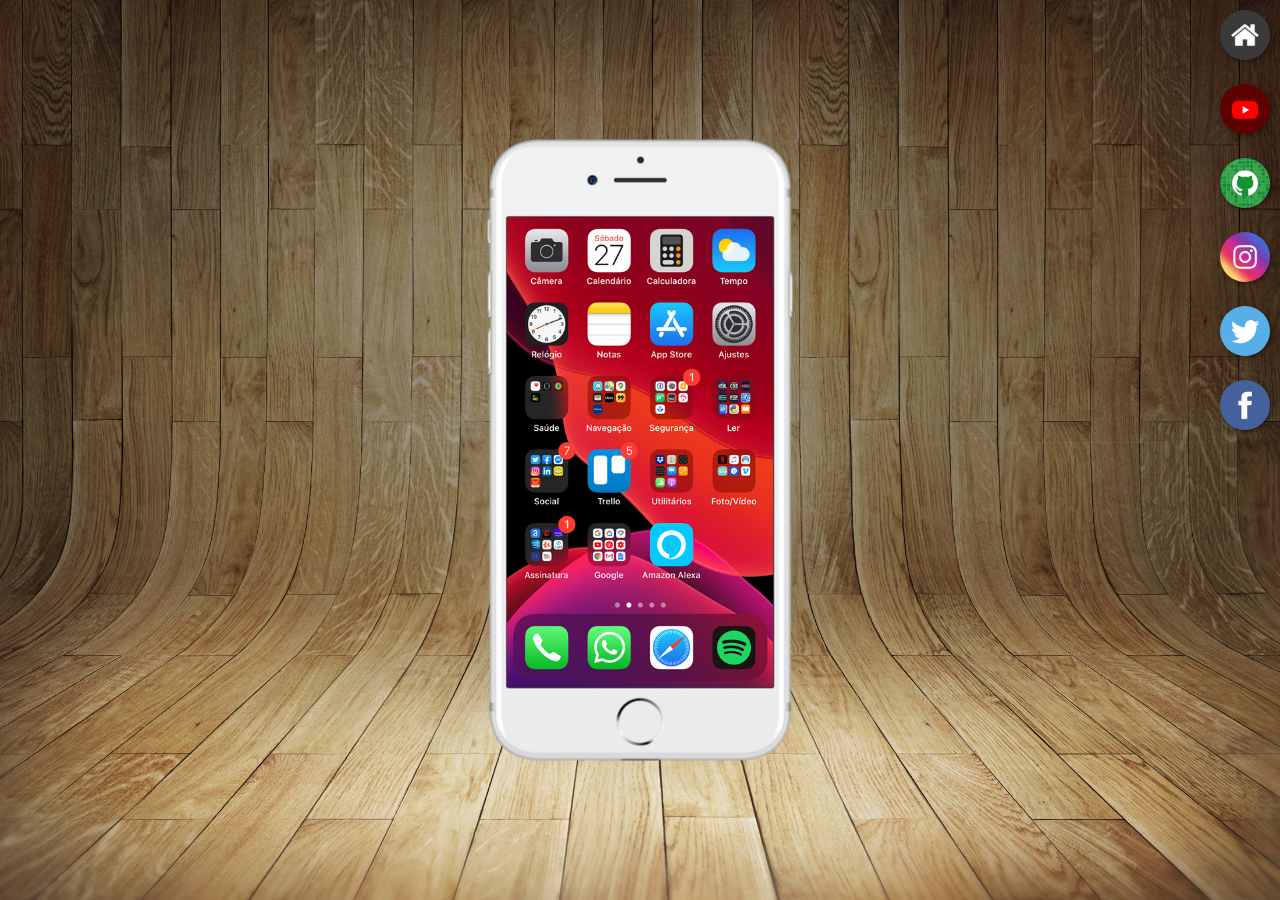
<file: index.html>
<!DOCTYPE html>
<html lang="pt-br">
<head>
    <meta charset="UTF-8">
    <meta name="viewport" content="width=device-width, initial-scale=1.0">
    <title>Projeto Social</title>
    <link rel="shortcut icon" href="favicon.ico" type="image/x-icon">
    <link rel="stylesheet" href="estilos/style.css">
</head>
<body>
    <main>
        <section id="telefone">
            <iframe src="home.html" frameborder="0" name="tela" id="tela">
                Seu navegador não é compatível com isso.
            </iframe>
        </section>
        <section id="redes-sociais">
            <a href="home.html" target="tela"><img src="imagens/logo-home.jpg" alt="Pagina Principal"></a><br>
            <a href="youtube.html" target="tela"><img src="imagens/logo-youtube.jpg" alt=""></a><br>
            <a href="guithub.html" target="tela"><img src="imagens/logo-github.jpg" alt=""></a><br>
            <a href="instagram.html" target="tela"><img src="imagens/logo-instagram.jpg" alt=""></a><br>
            <a href="twitter.html" target="tela"><img src="imagens/logo-twitter.jpg" alt=""></a><br>
            <a href="facebook.html" target="tela"><img src="imagens/logo-facebook.jpg" alt=""></a>

        </section>
    </main>
</body>
</html>
</file>
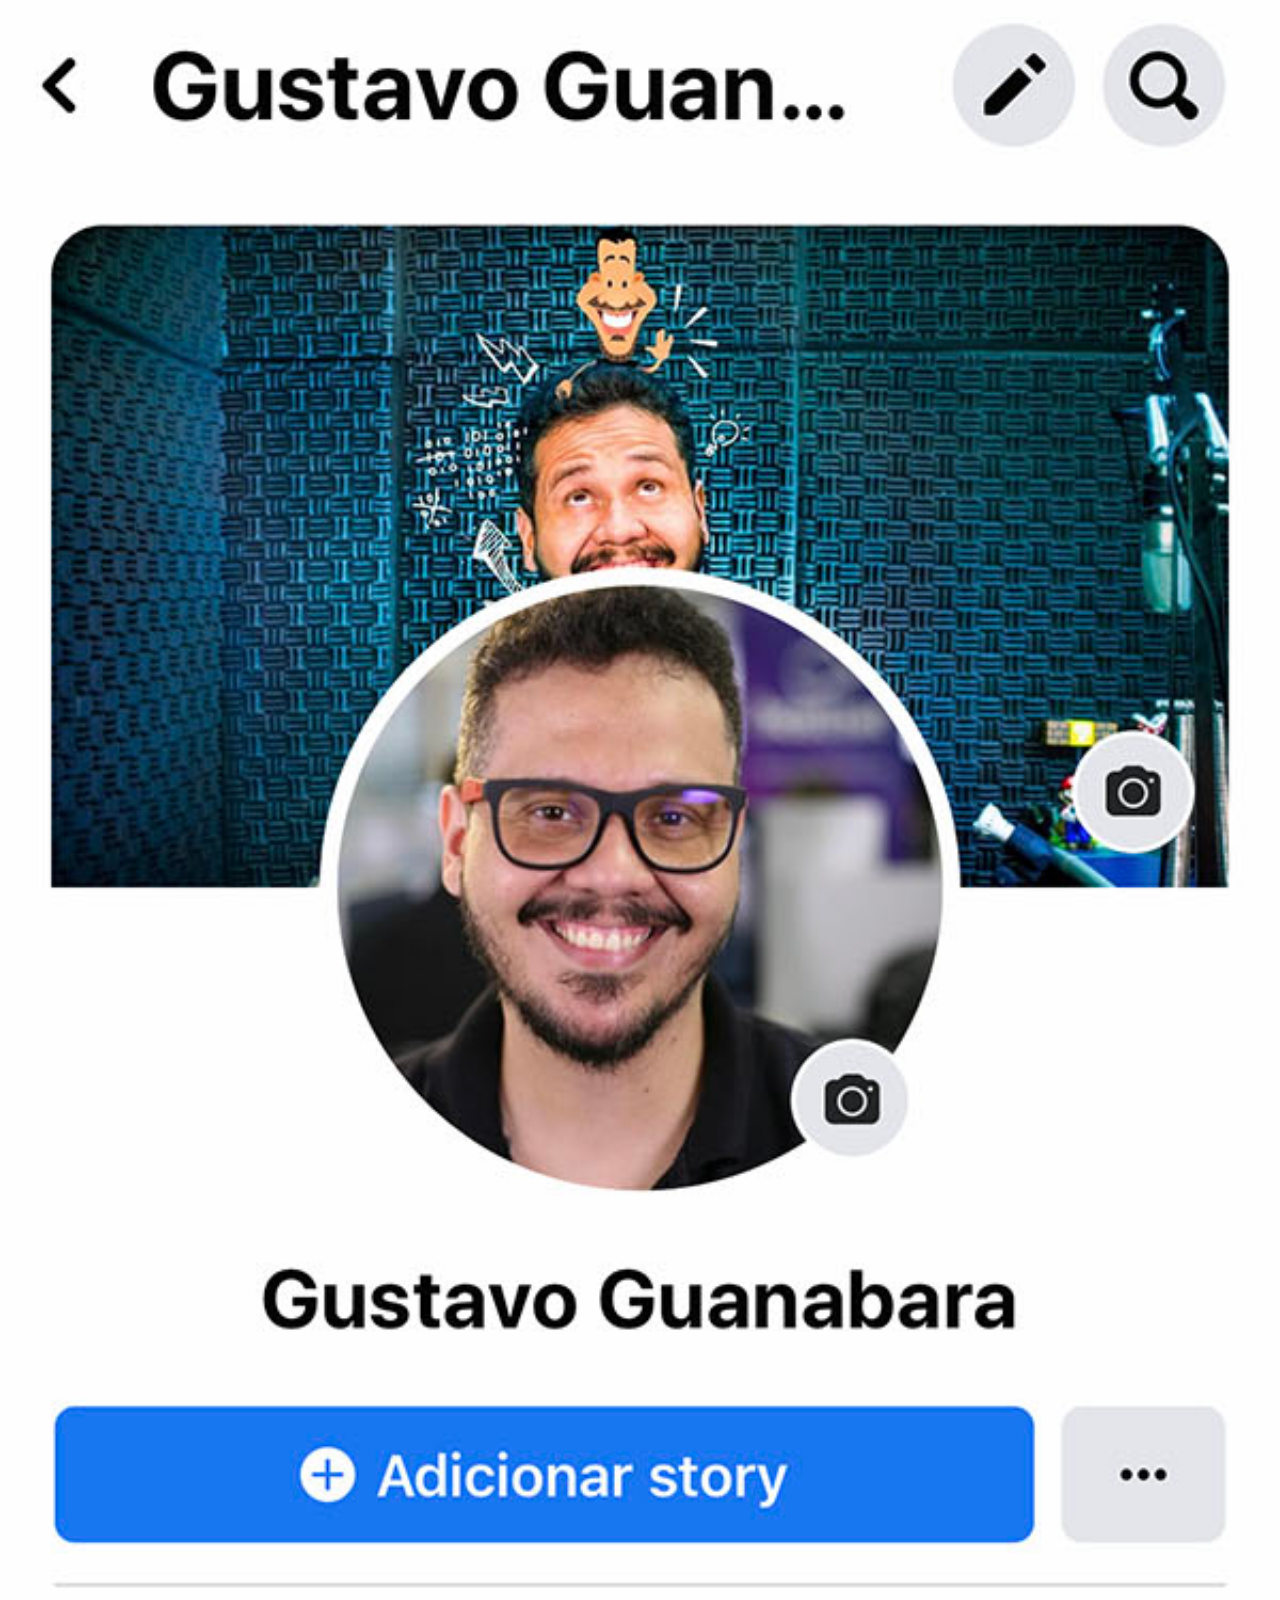
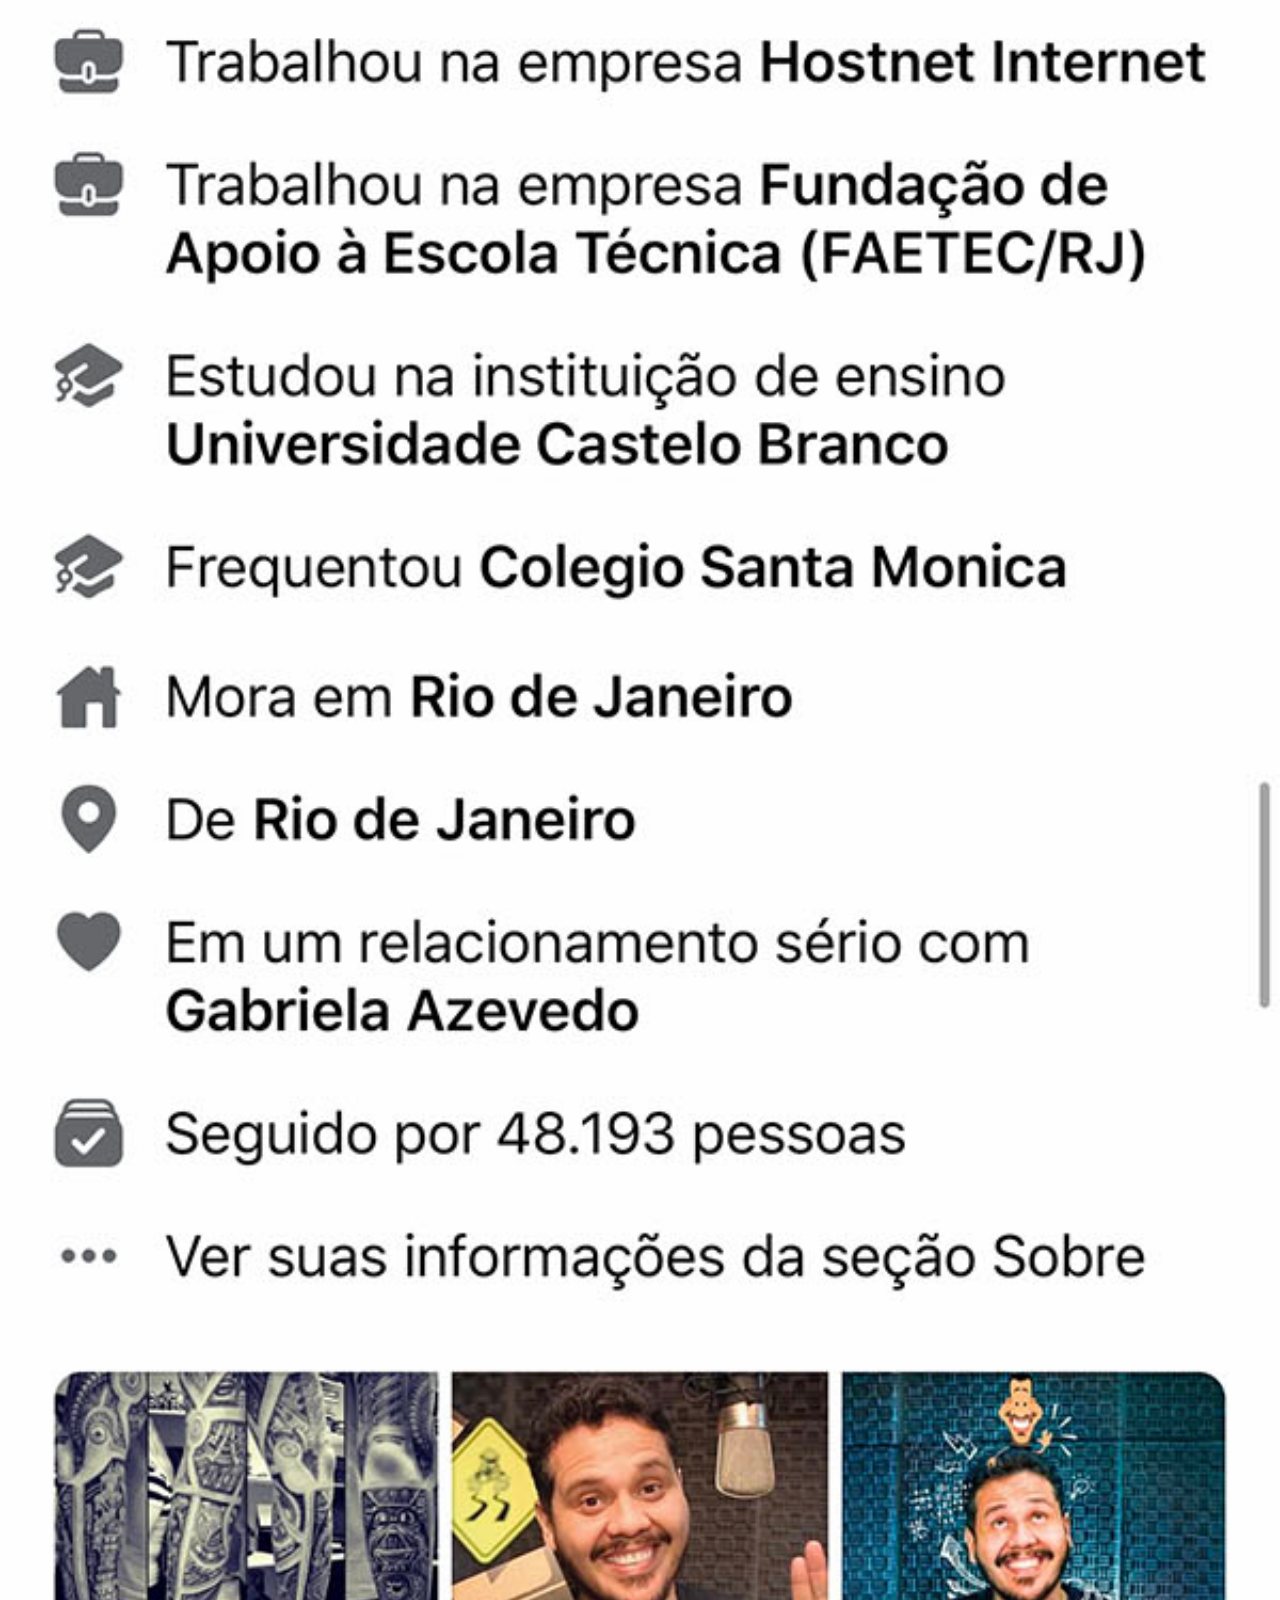
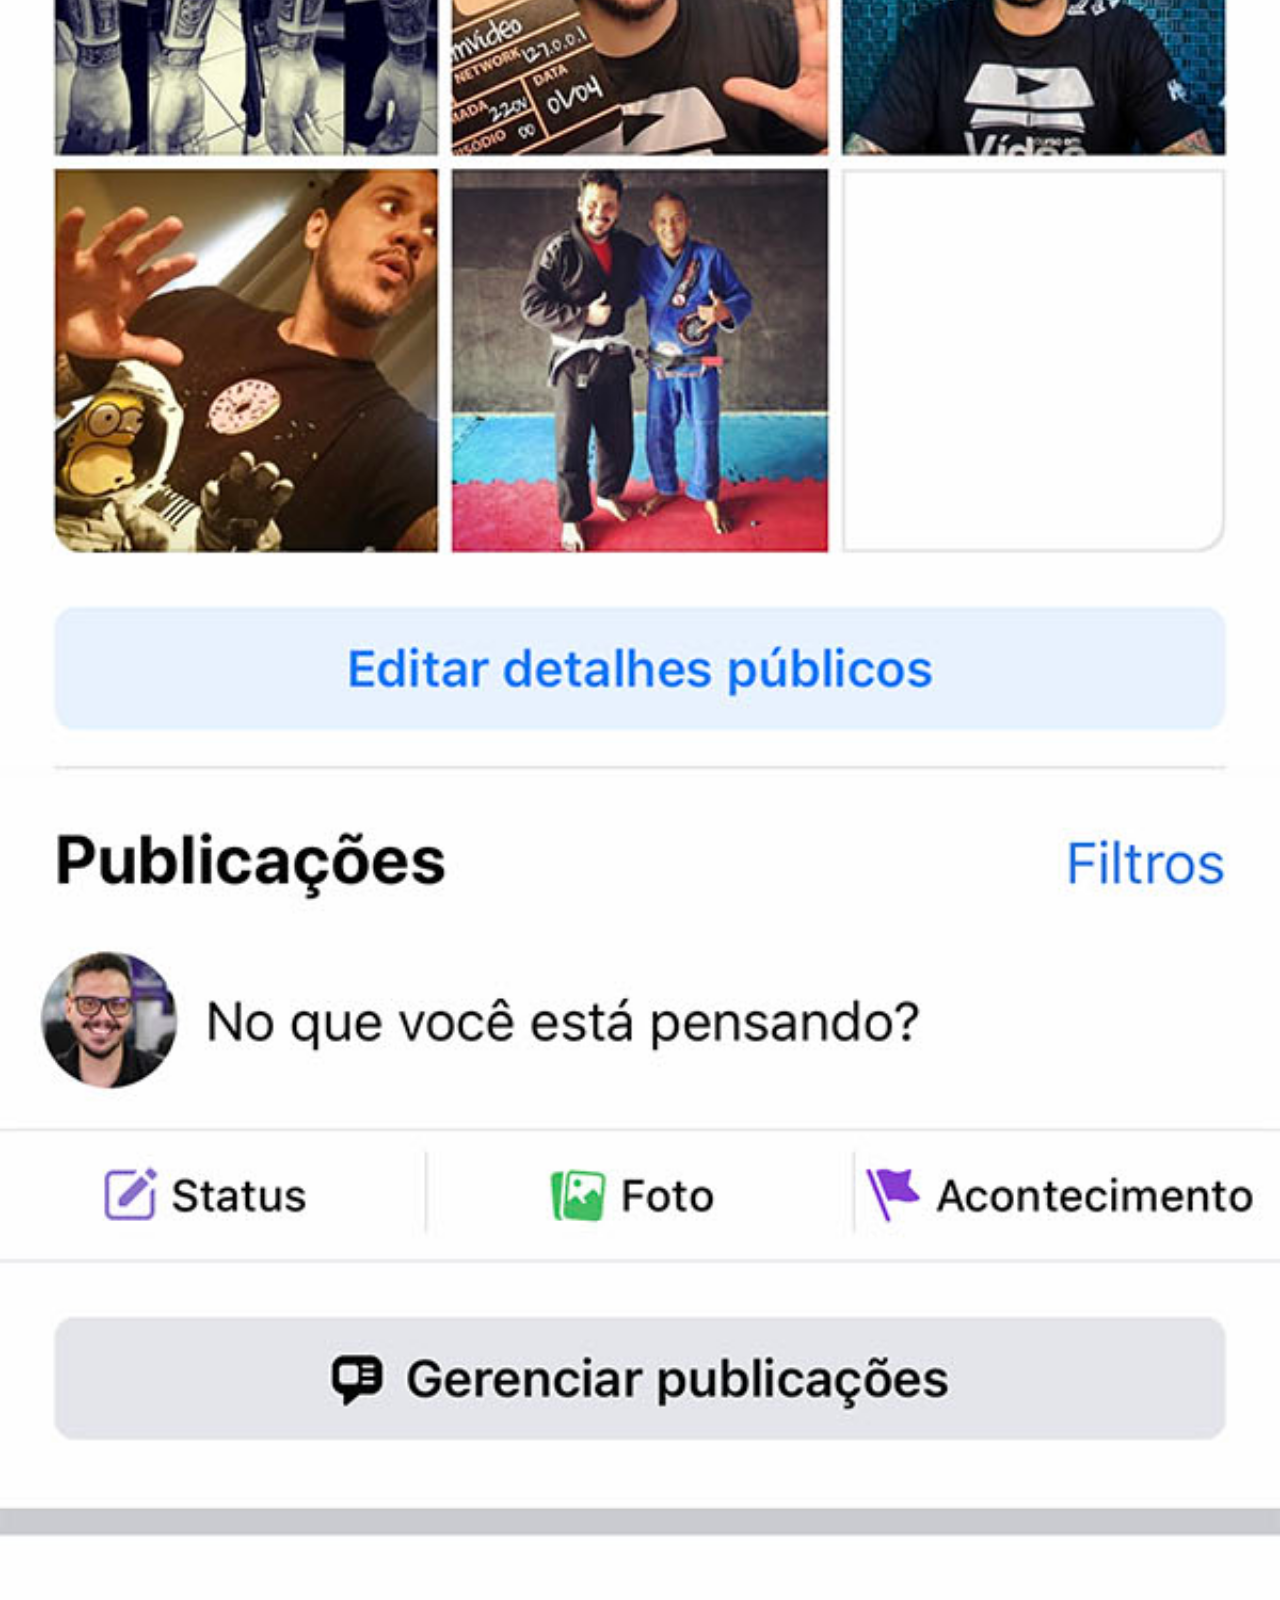
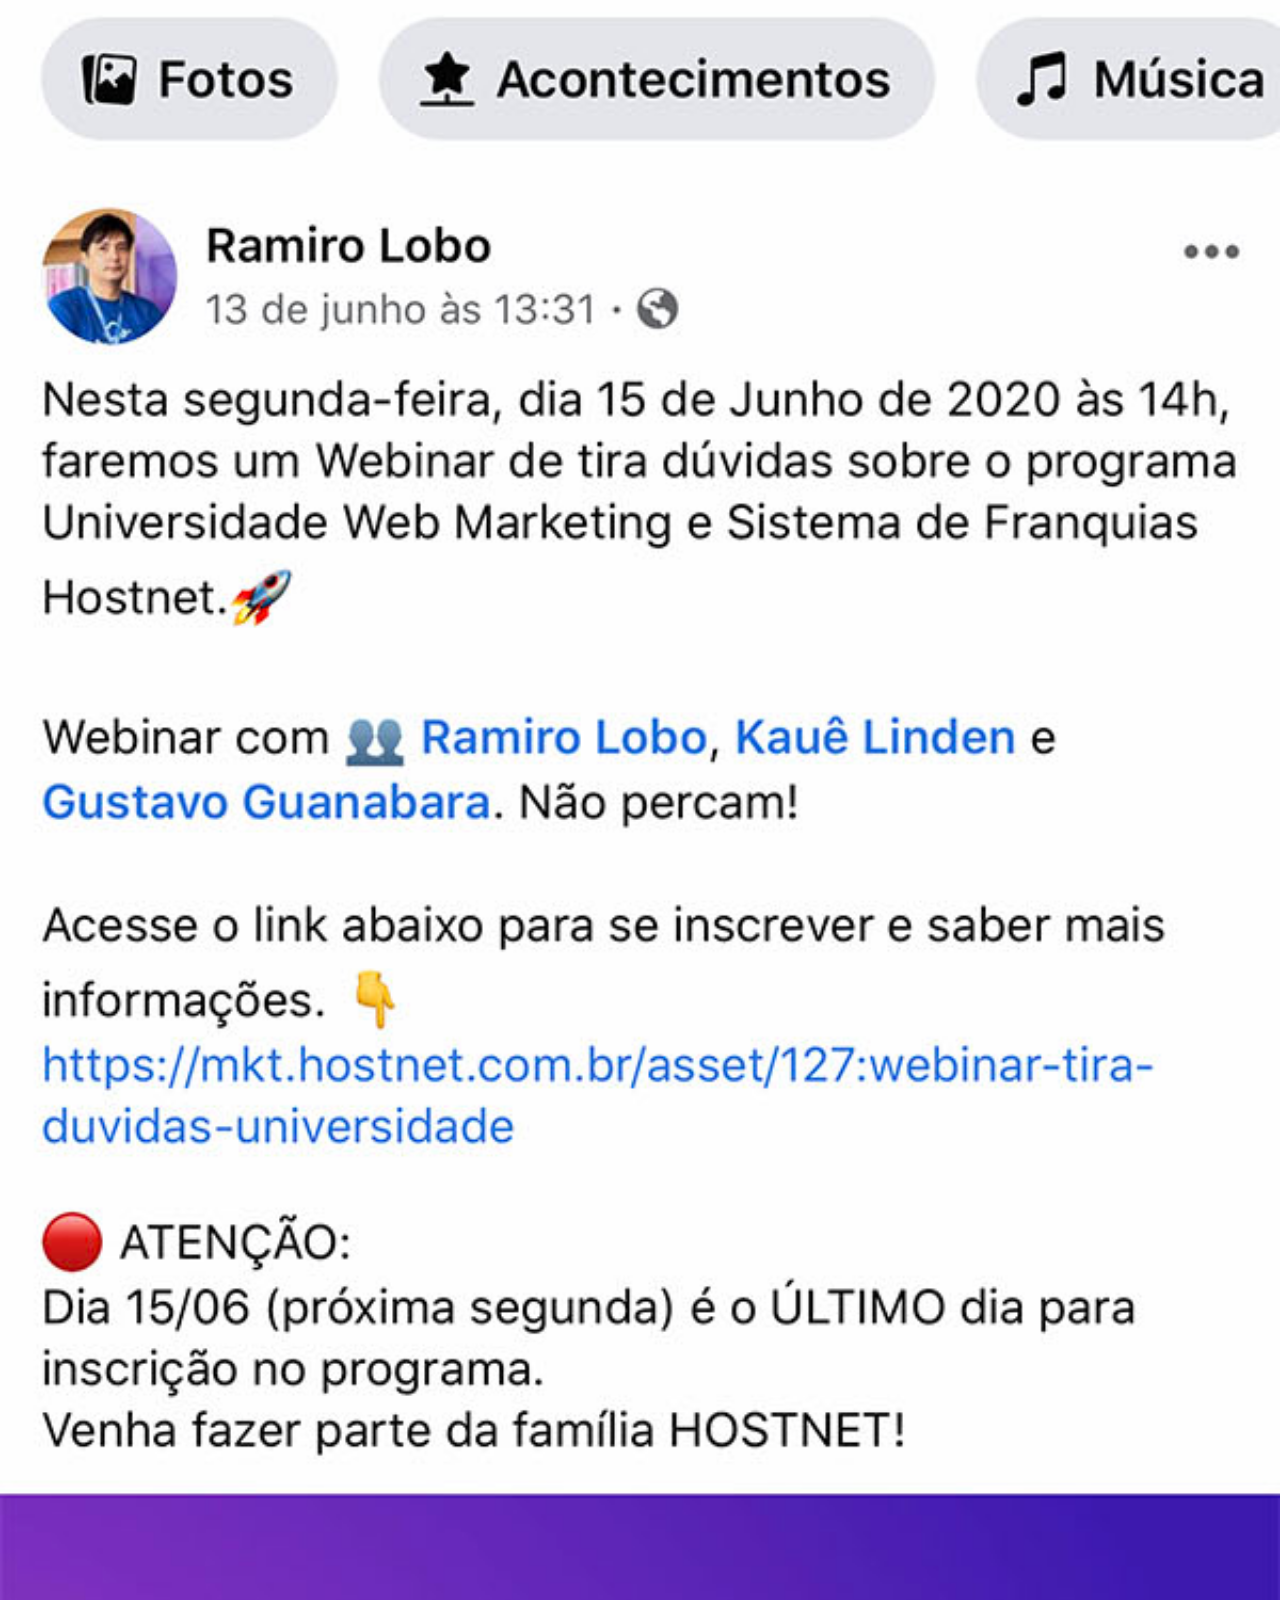
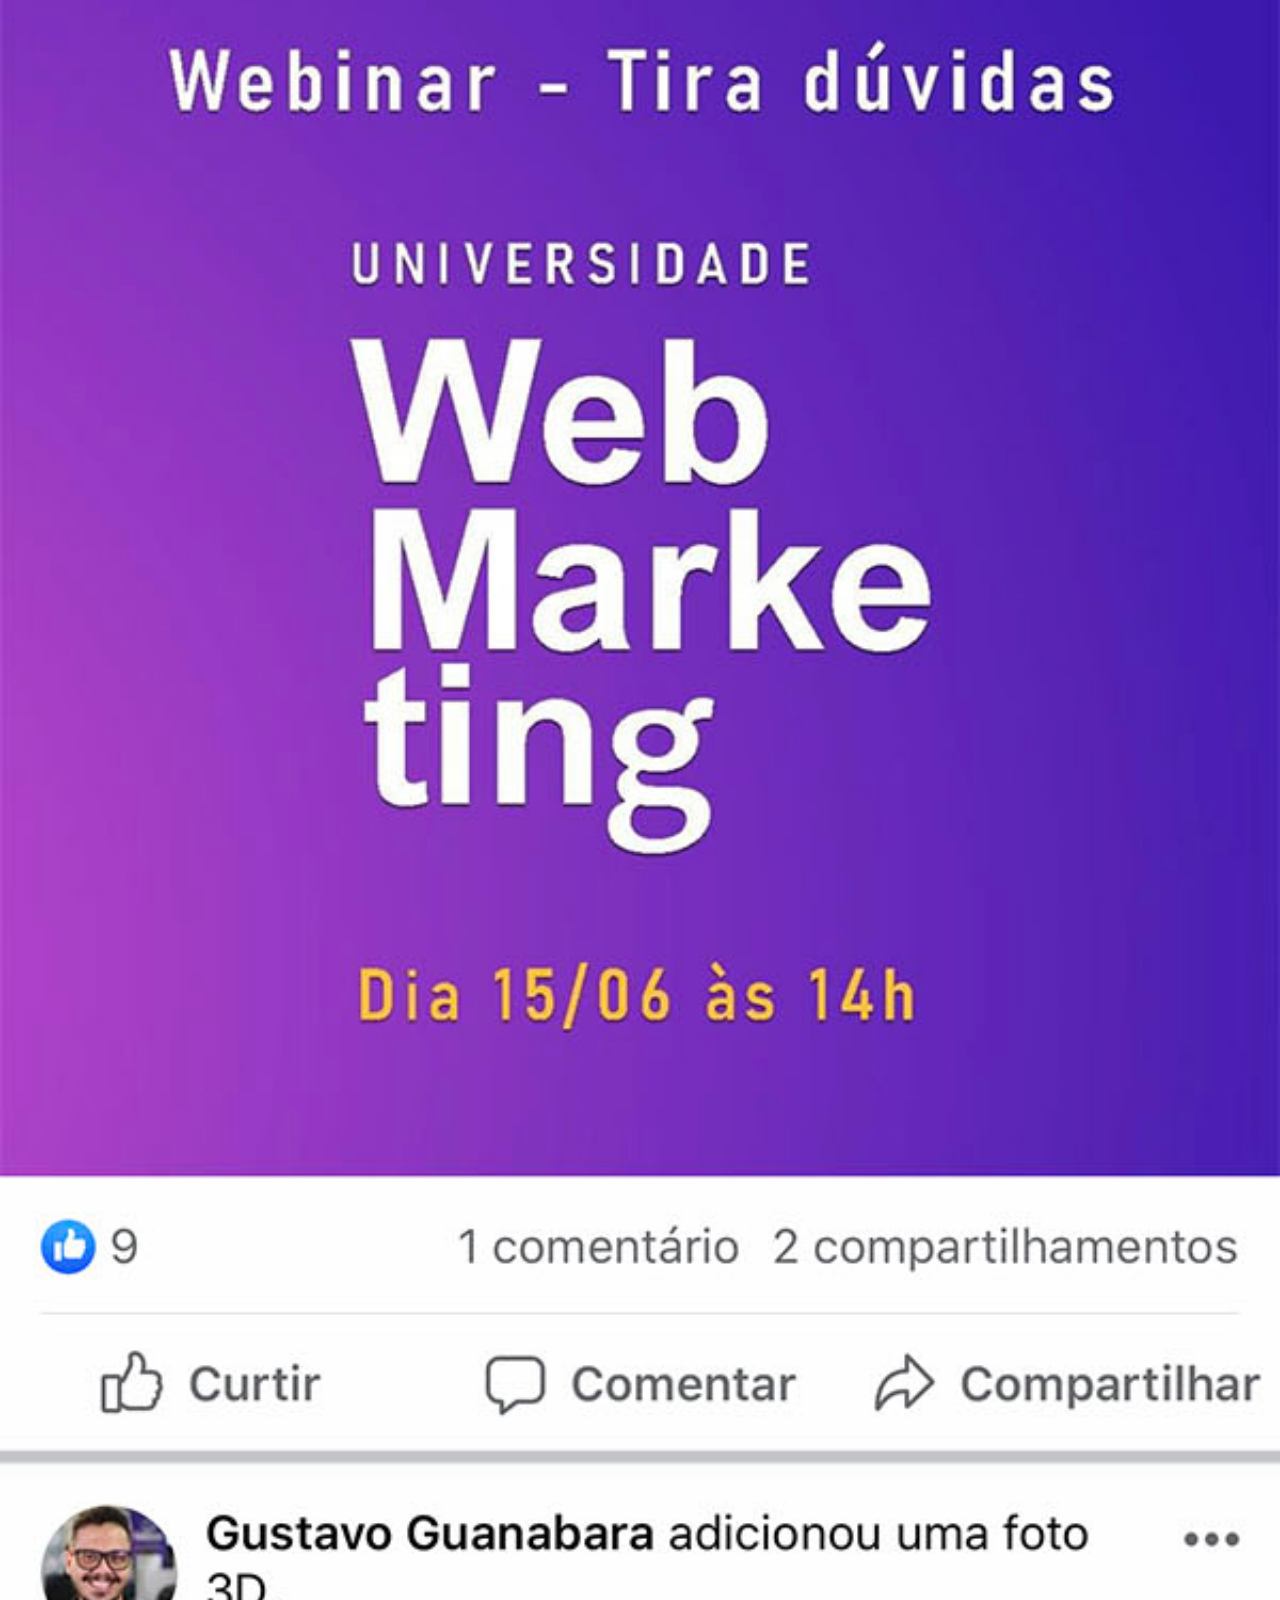
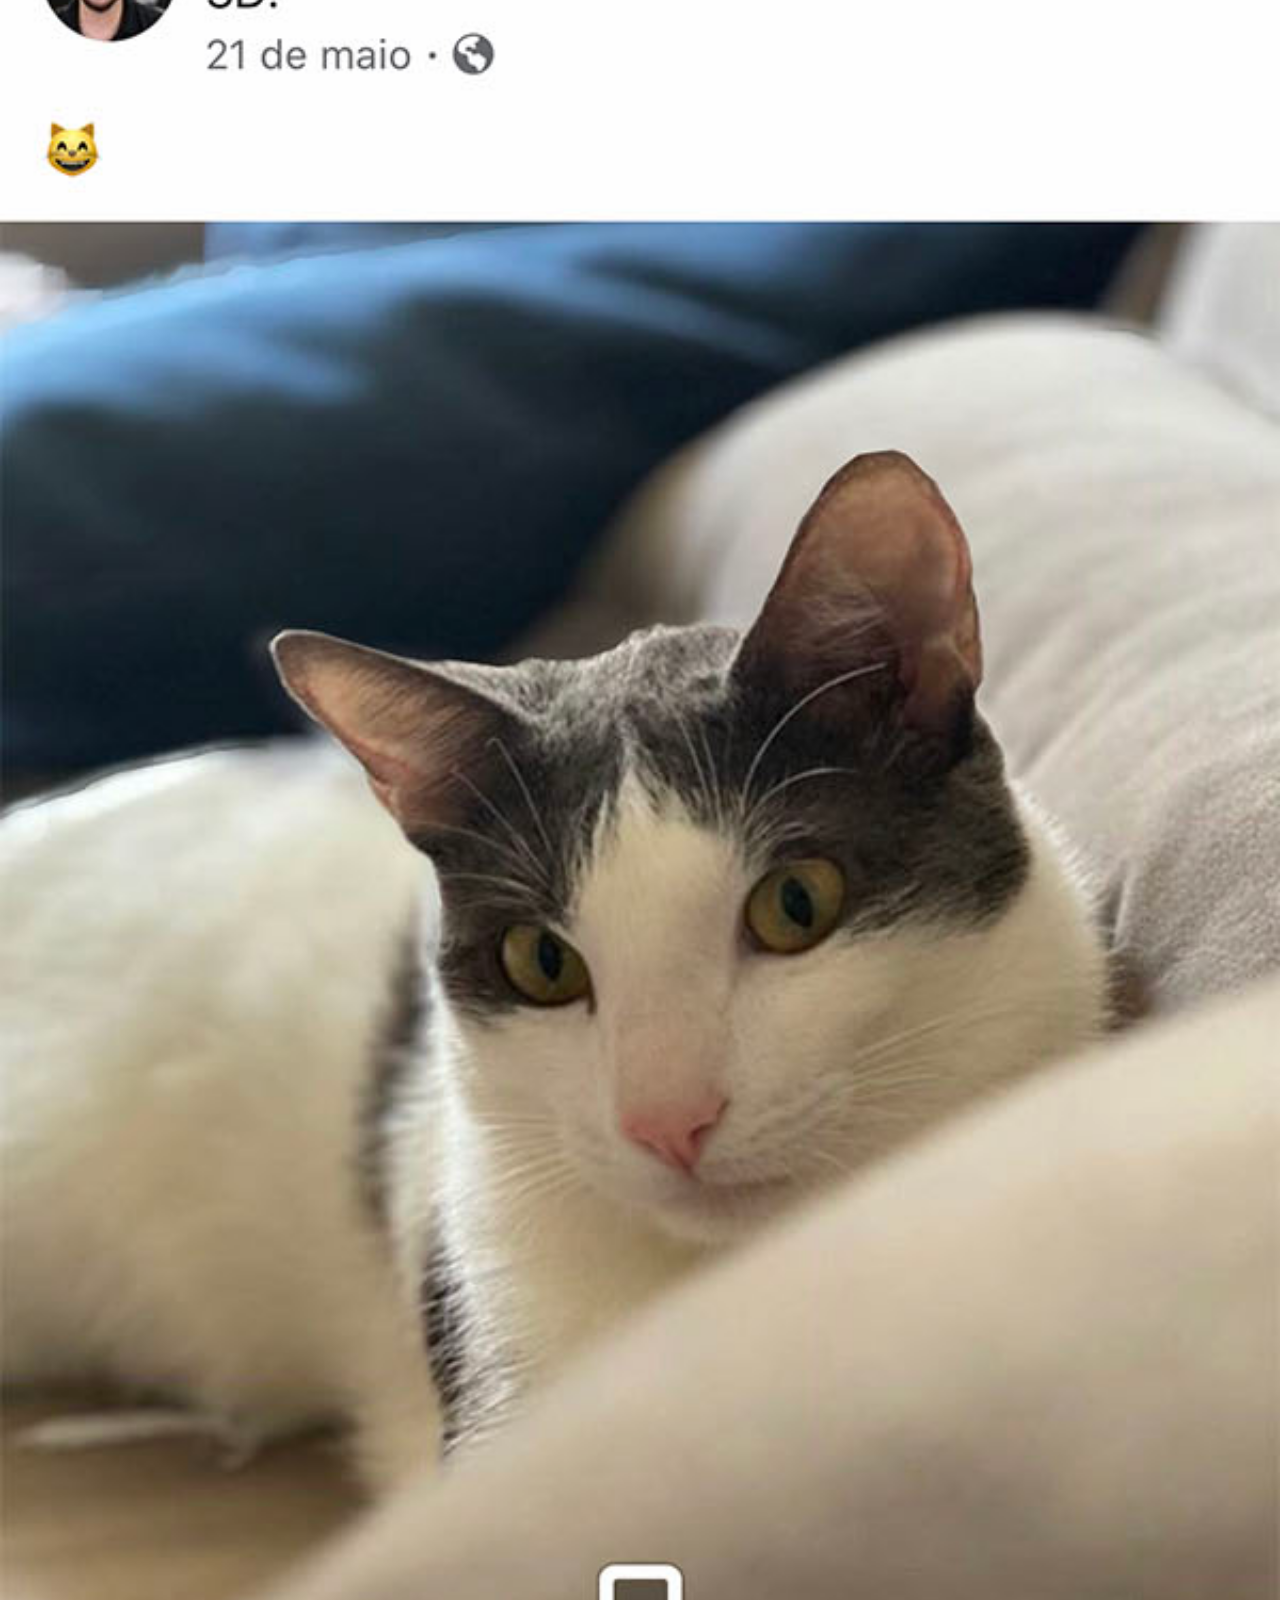
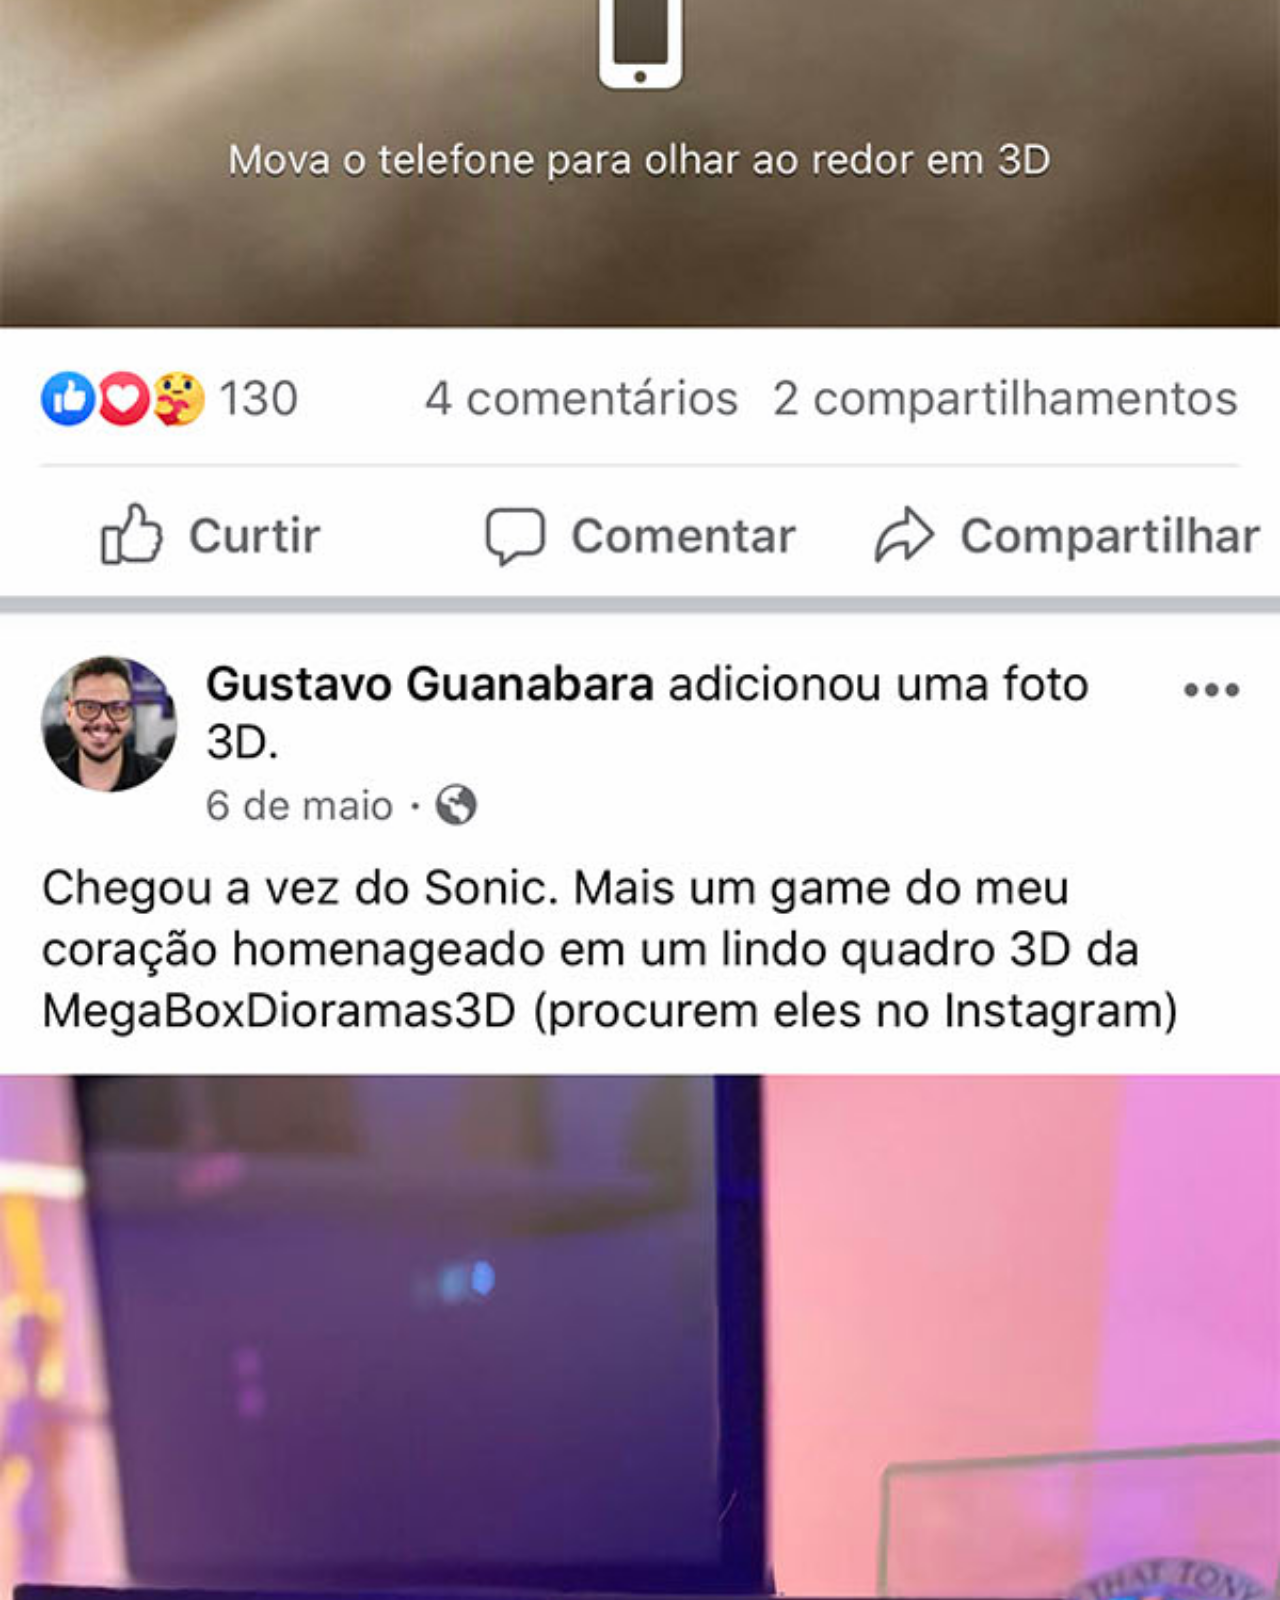
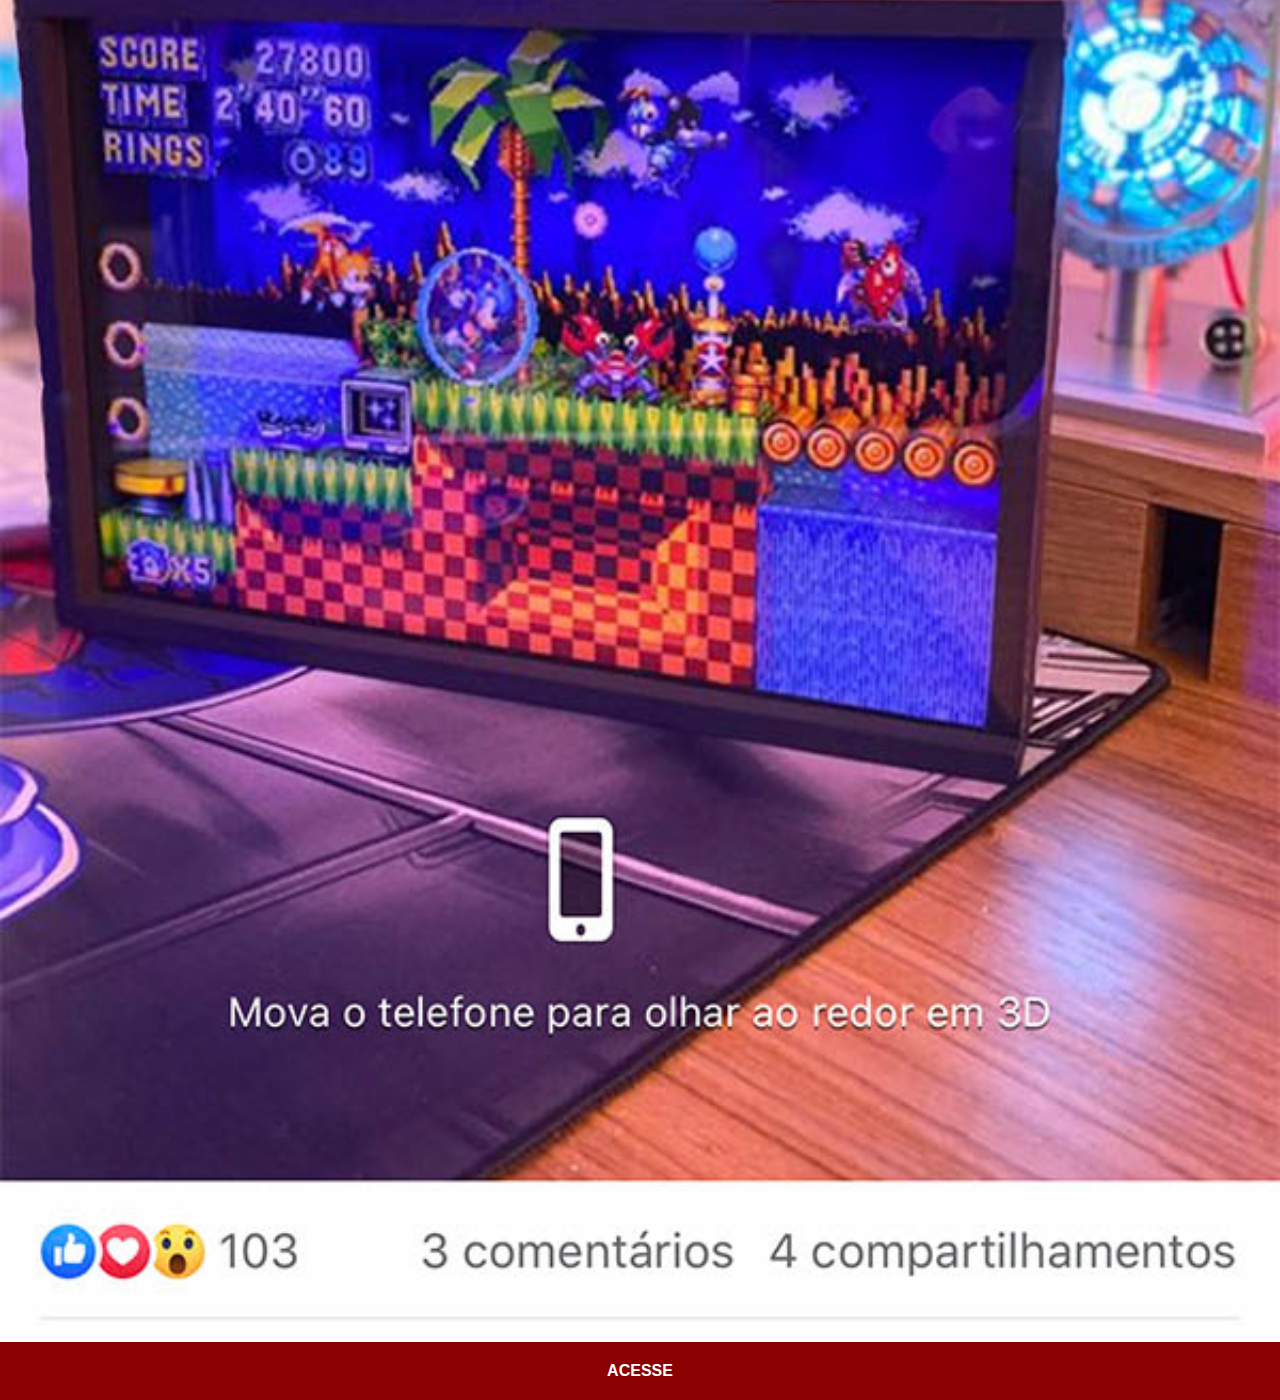
<file: facebook.html>
<!DOCTYPE html>
<html lang="pt-br">
<head>
    <meta charset="UTF-8">
    <meta name="viewport" content="width=device-width, initial-scale=1.0">
    <title>Facebook</title>
    <link rel="stylesheet" href="estilos/social.css">
</head>
<body>
    <img src="imagens/tela-facebook.jpg" alt="Facebook">
    <a href="https://www.facebook.com/?locale=pt_BR" target="_blank">ACESSE</a>
</body>
</html>
</file>
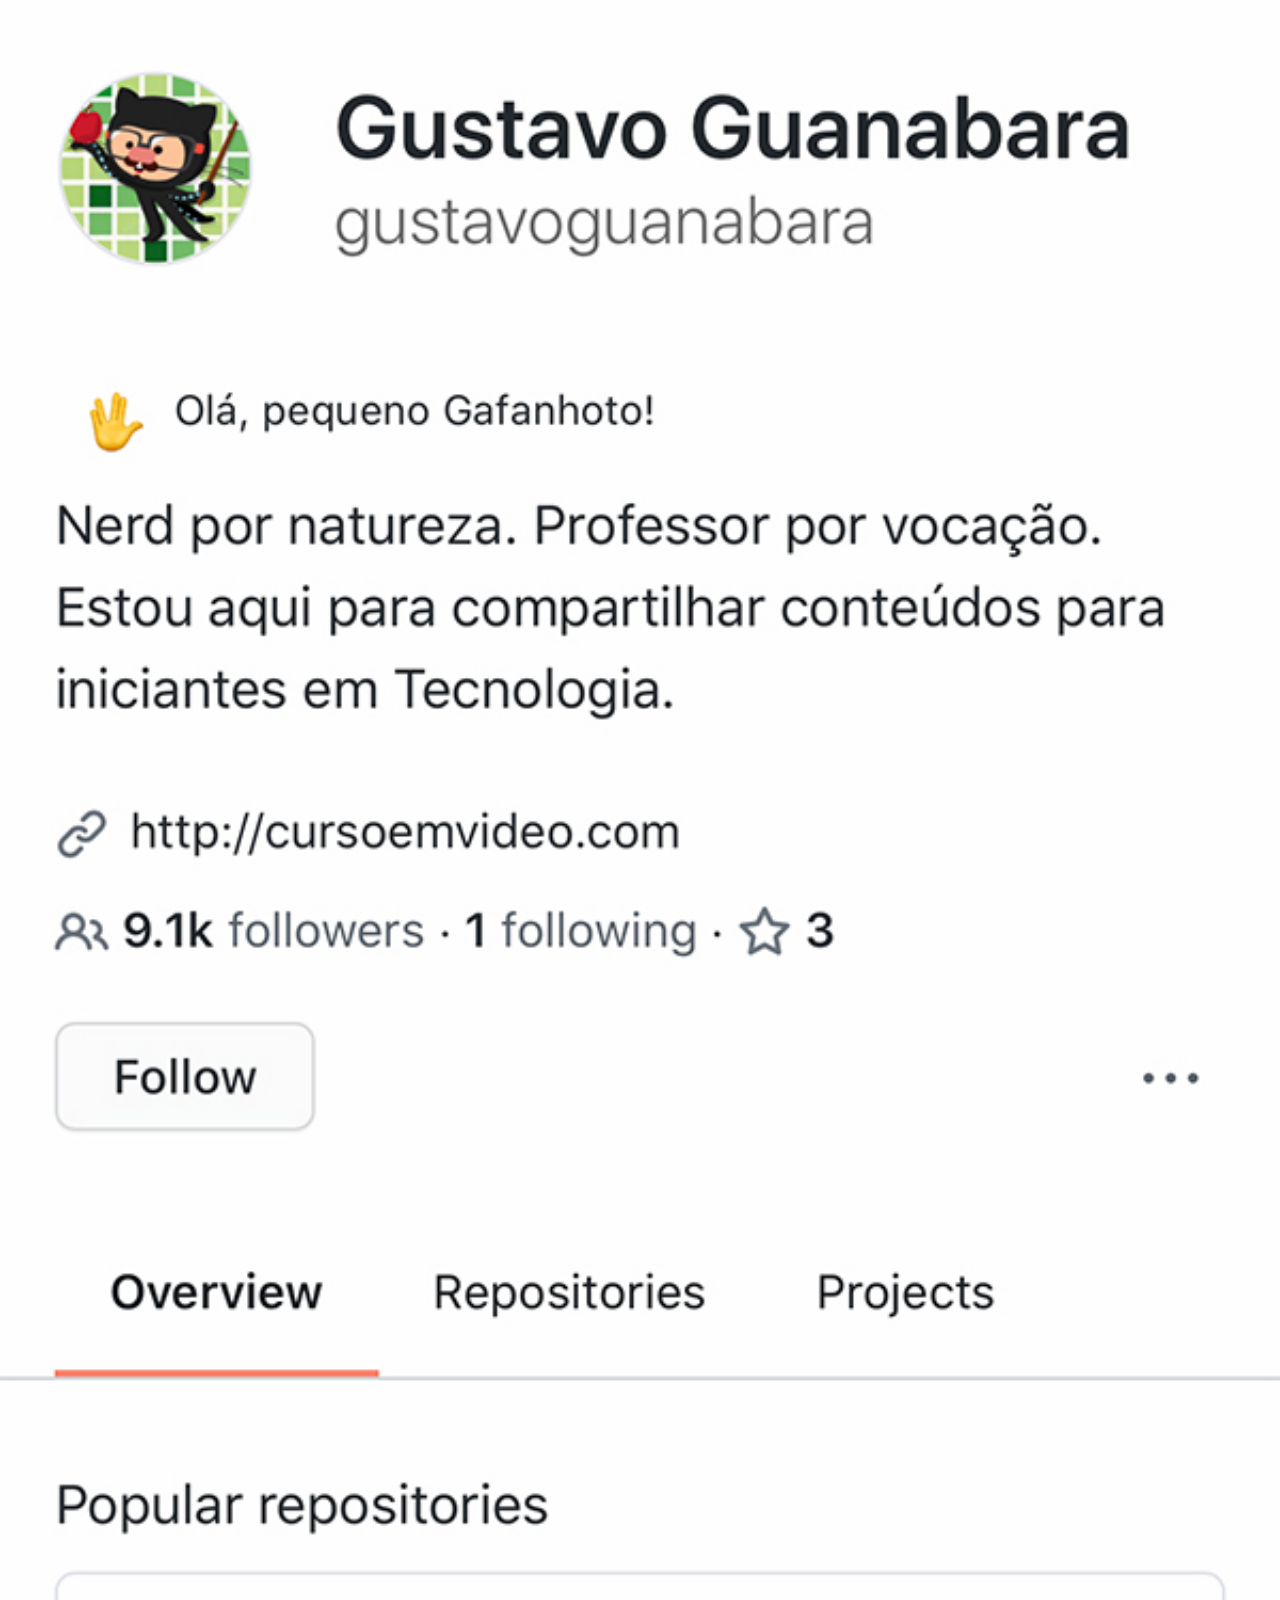
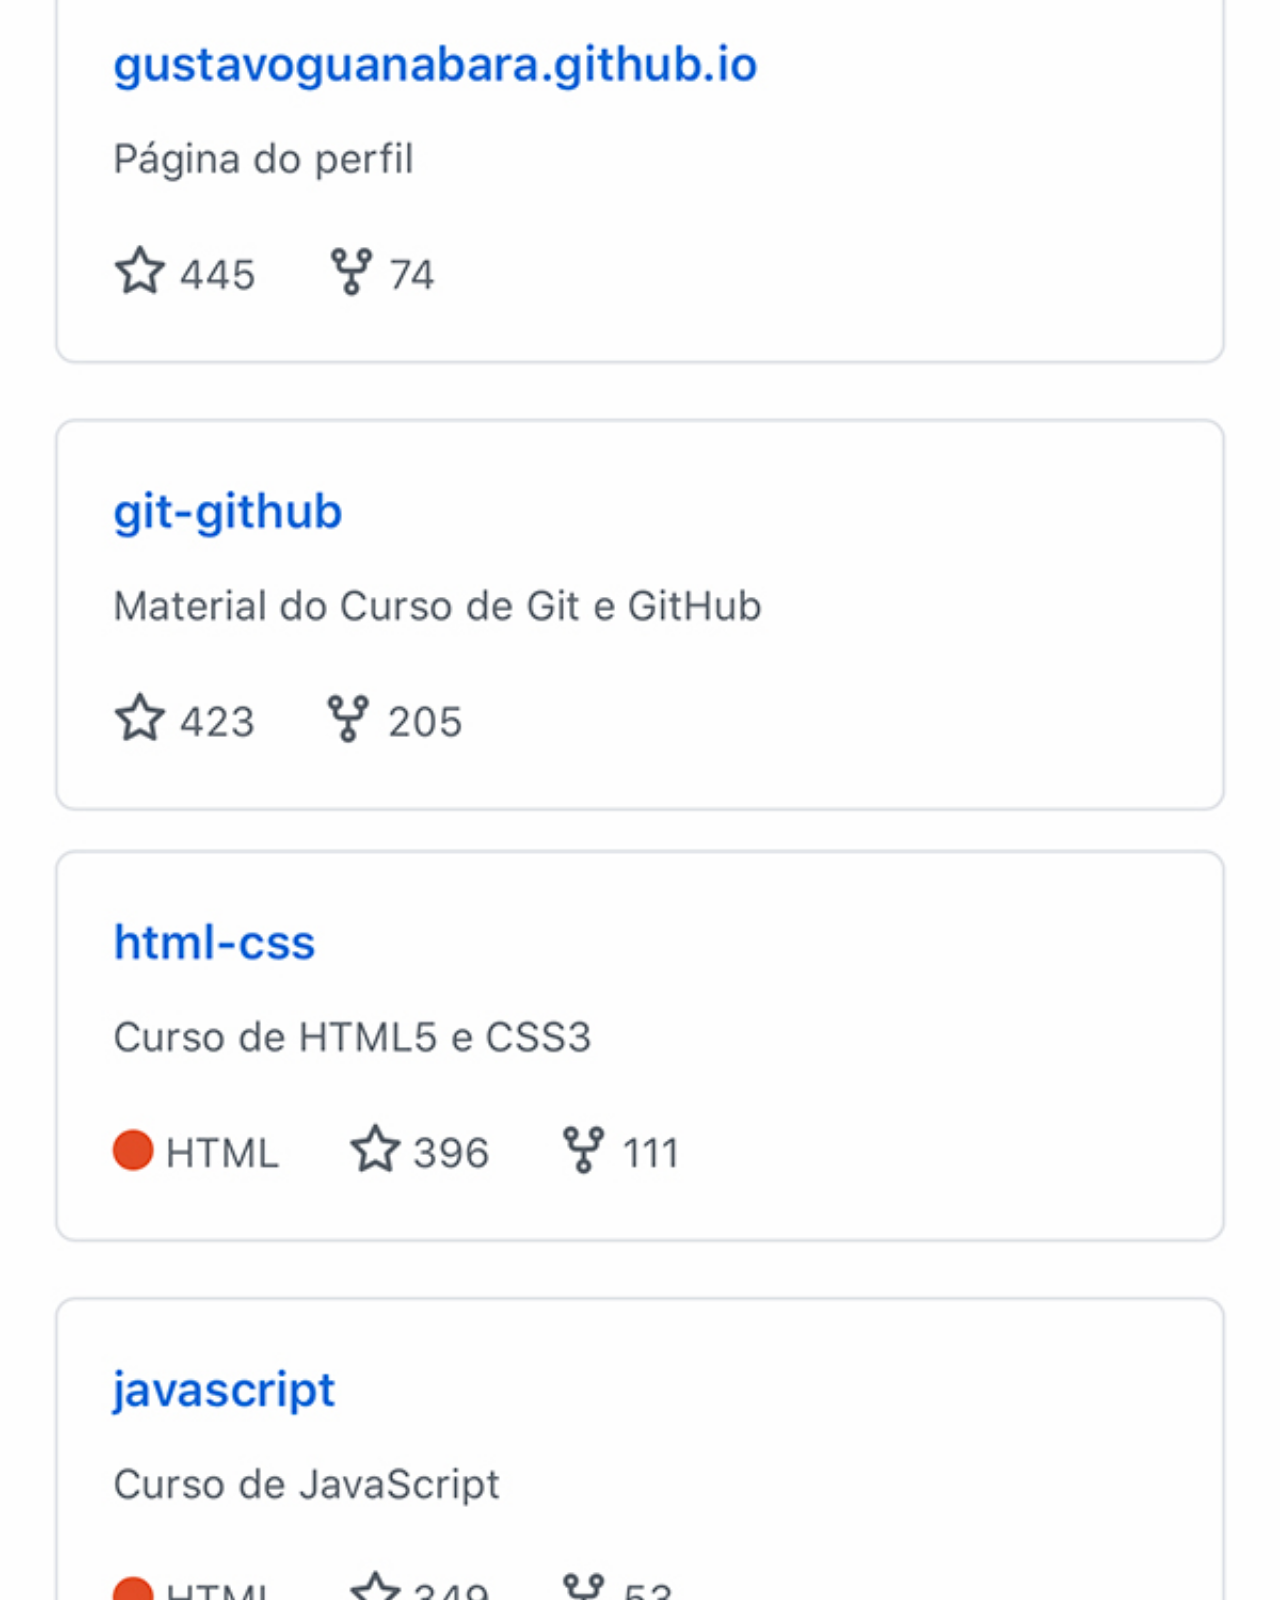
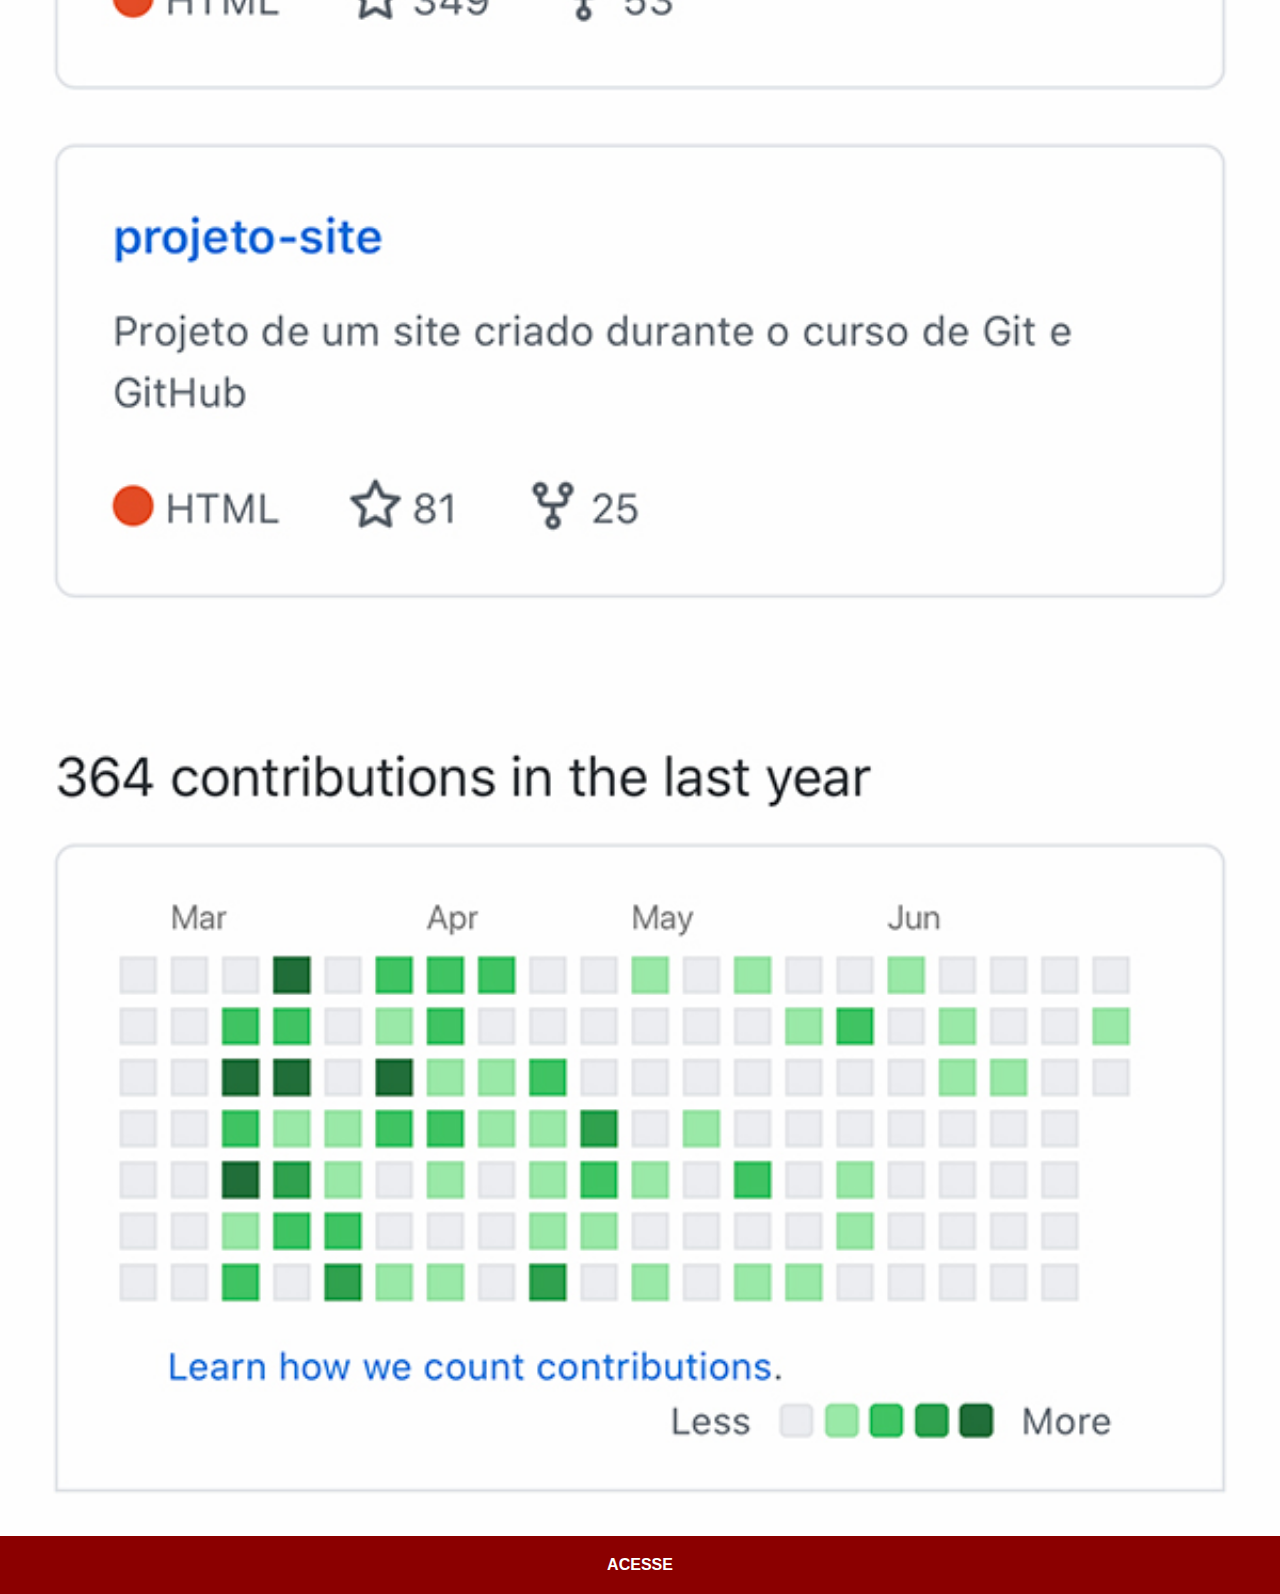
<file: guithub.html>
<!DOCTYPE html>
<html lang="pt-br">
<head>
    <meta charset="UTF-8">
    <meta name="viewport" content="width=device-width, initial-scale=1.0">
    <title>GuitHub</title>
    <link rel="stylesheet" href="estilos/social.css">
</head>
<body>
    <img src="imagens/tela-github.jpg" alt="GuitHub">
    <a href="https://neyaraujo.github.io/" target="_blank">ACESSE</a>
</body>
</html>
</file>
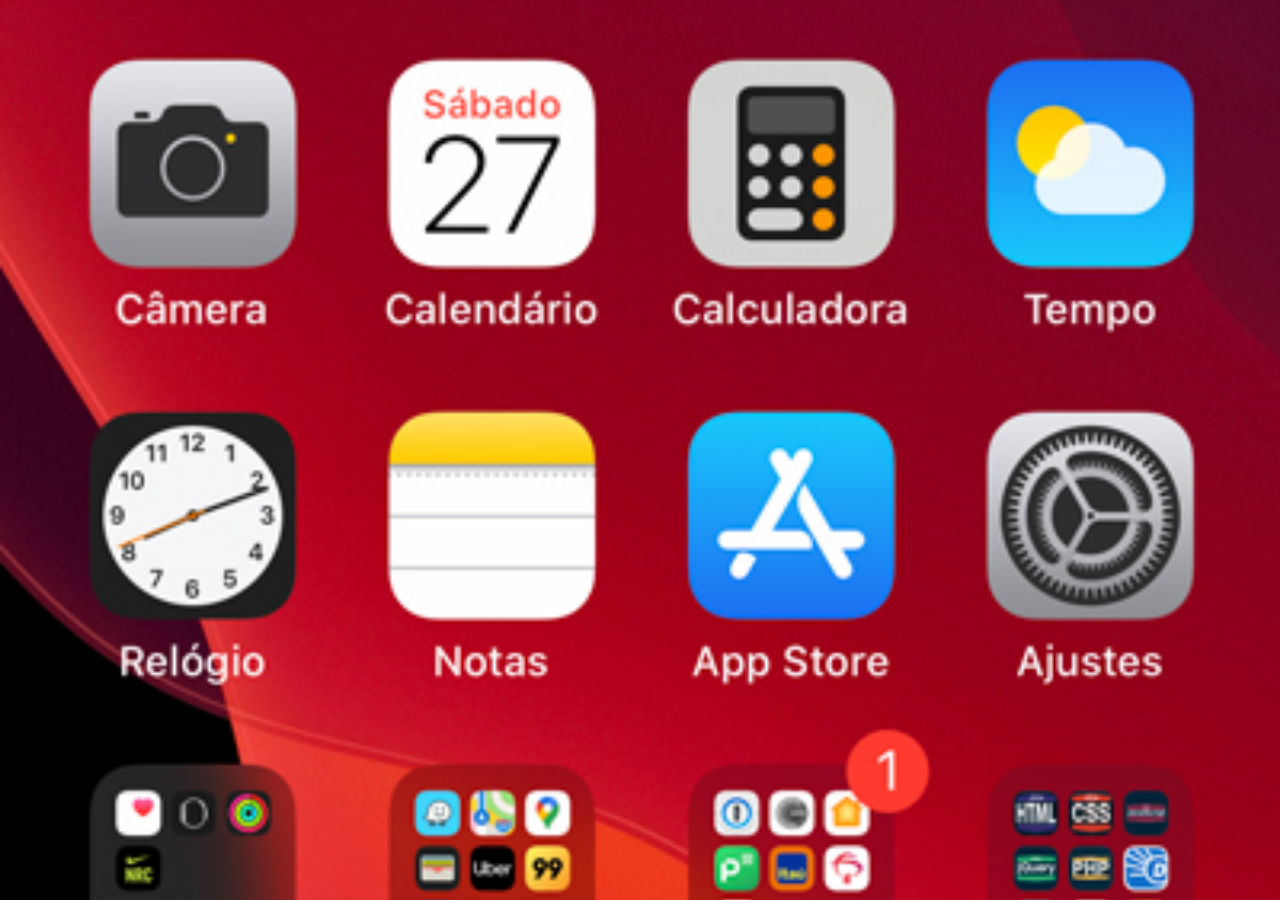
<file: home.html>
<!DOCTYPE html>
<html lang="pt-br">
<head>
    <meta charset="UTF-8">
    <meta name="viewport" content="width=device-width, initial-scale=1.0">
    <title>Home</title>
    <style>
        * {
            margin: 0px;
            padding: 0px;
        }
        body {
            width: 100vw;
            height: 100vh;
            background: black url('imagens/tela-home.jpg');
            background-size: cover;
        }
    </style>
</head>
<body>
    
</body>
</html>
</file>
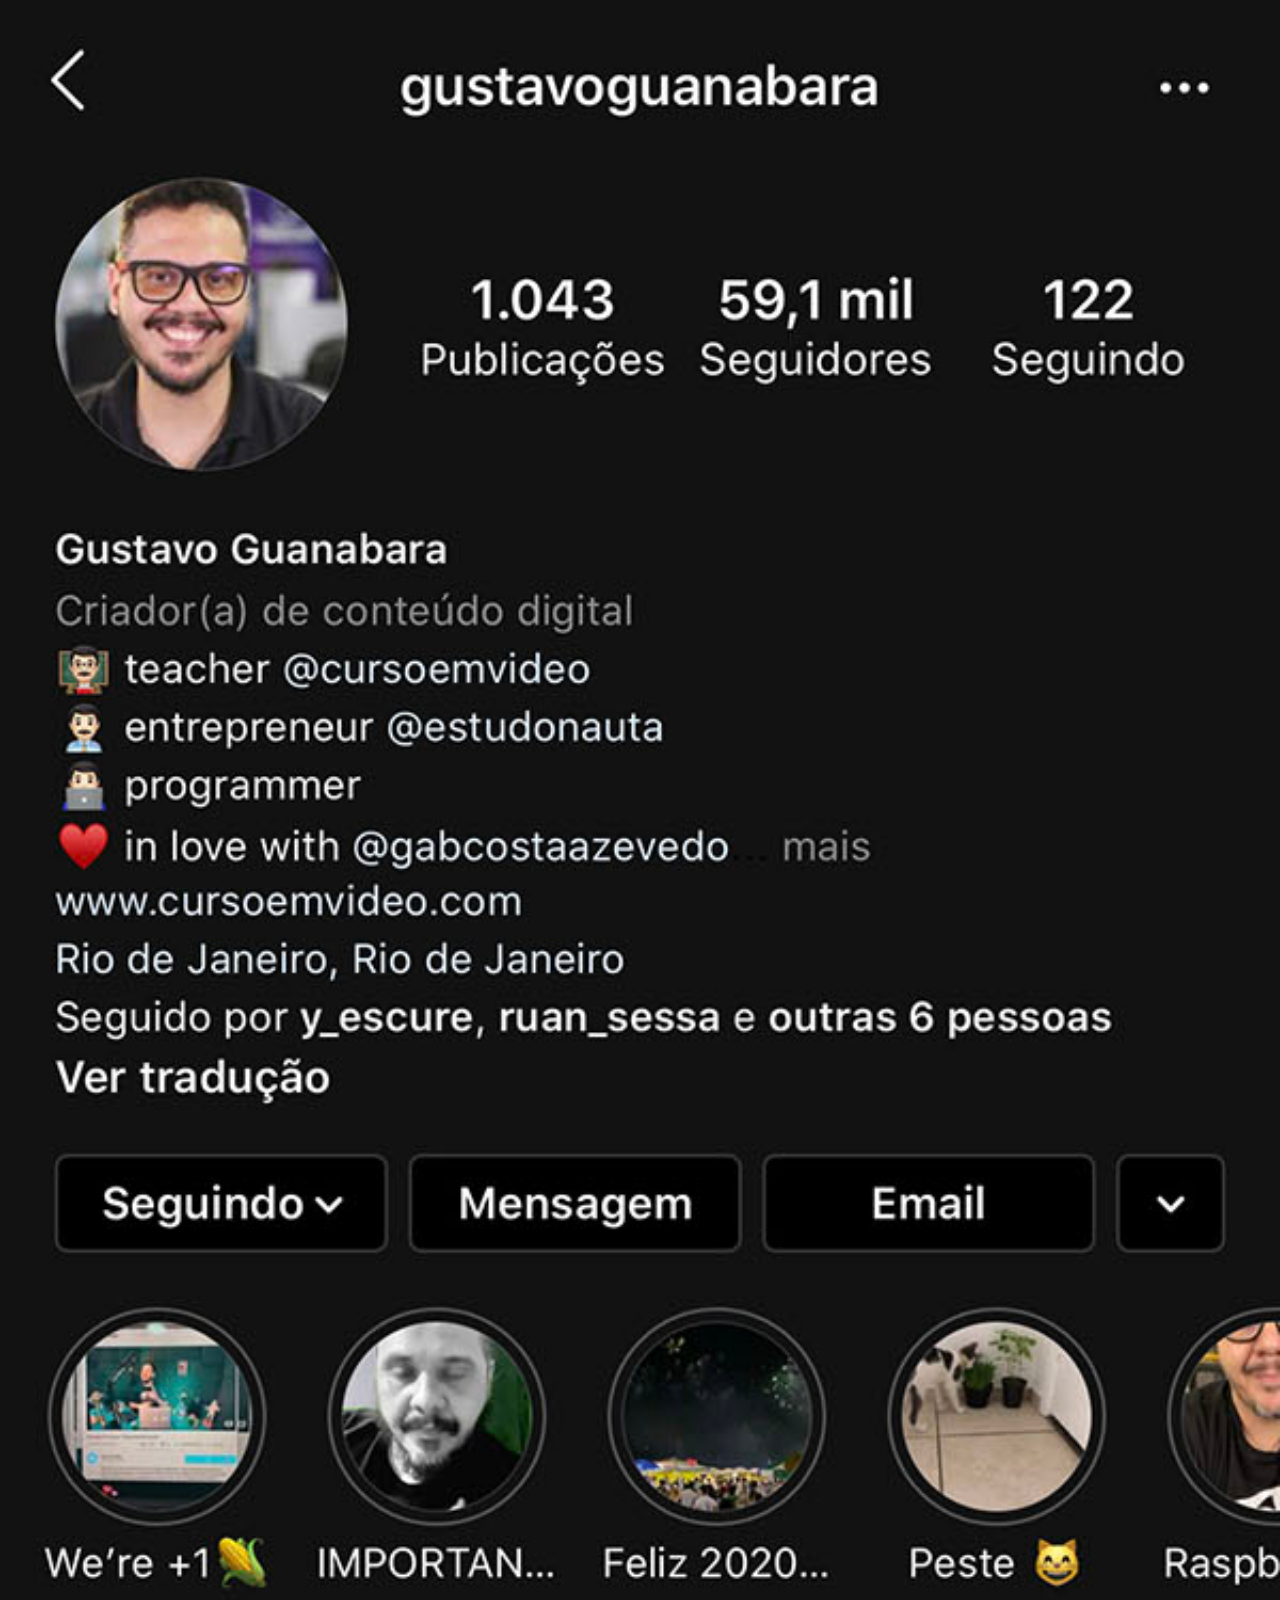
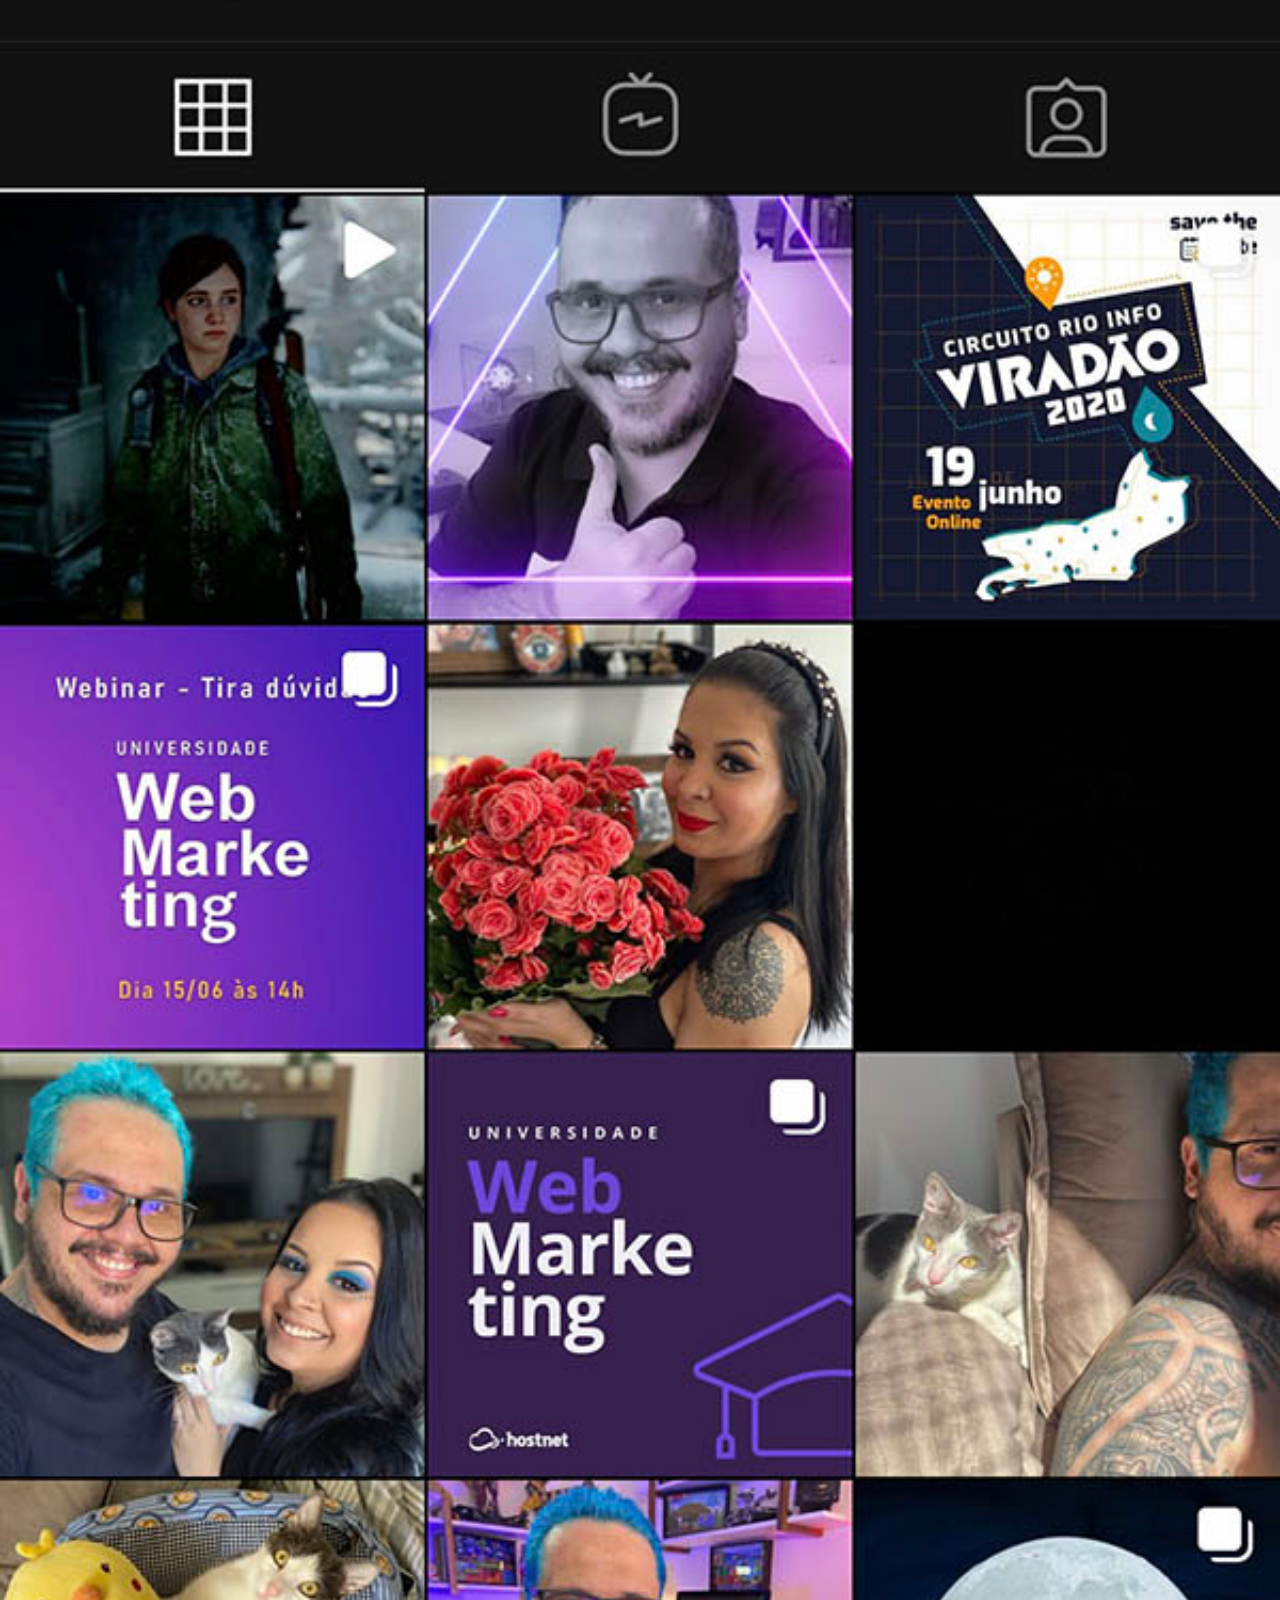
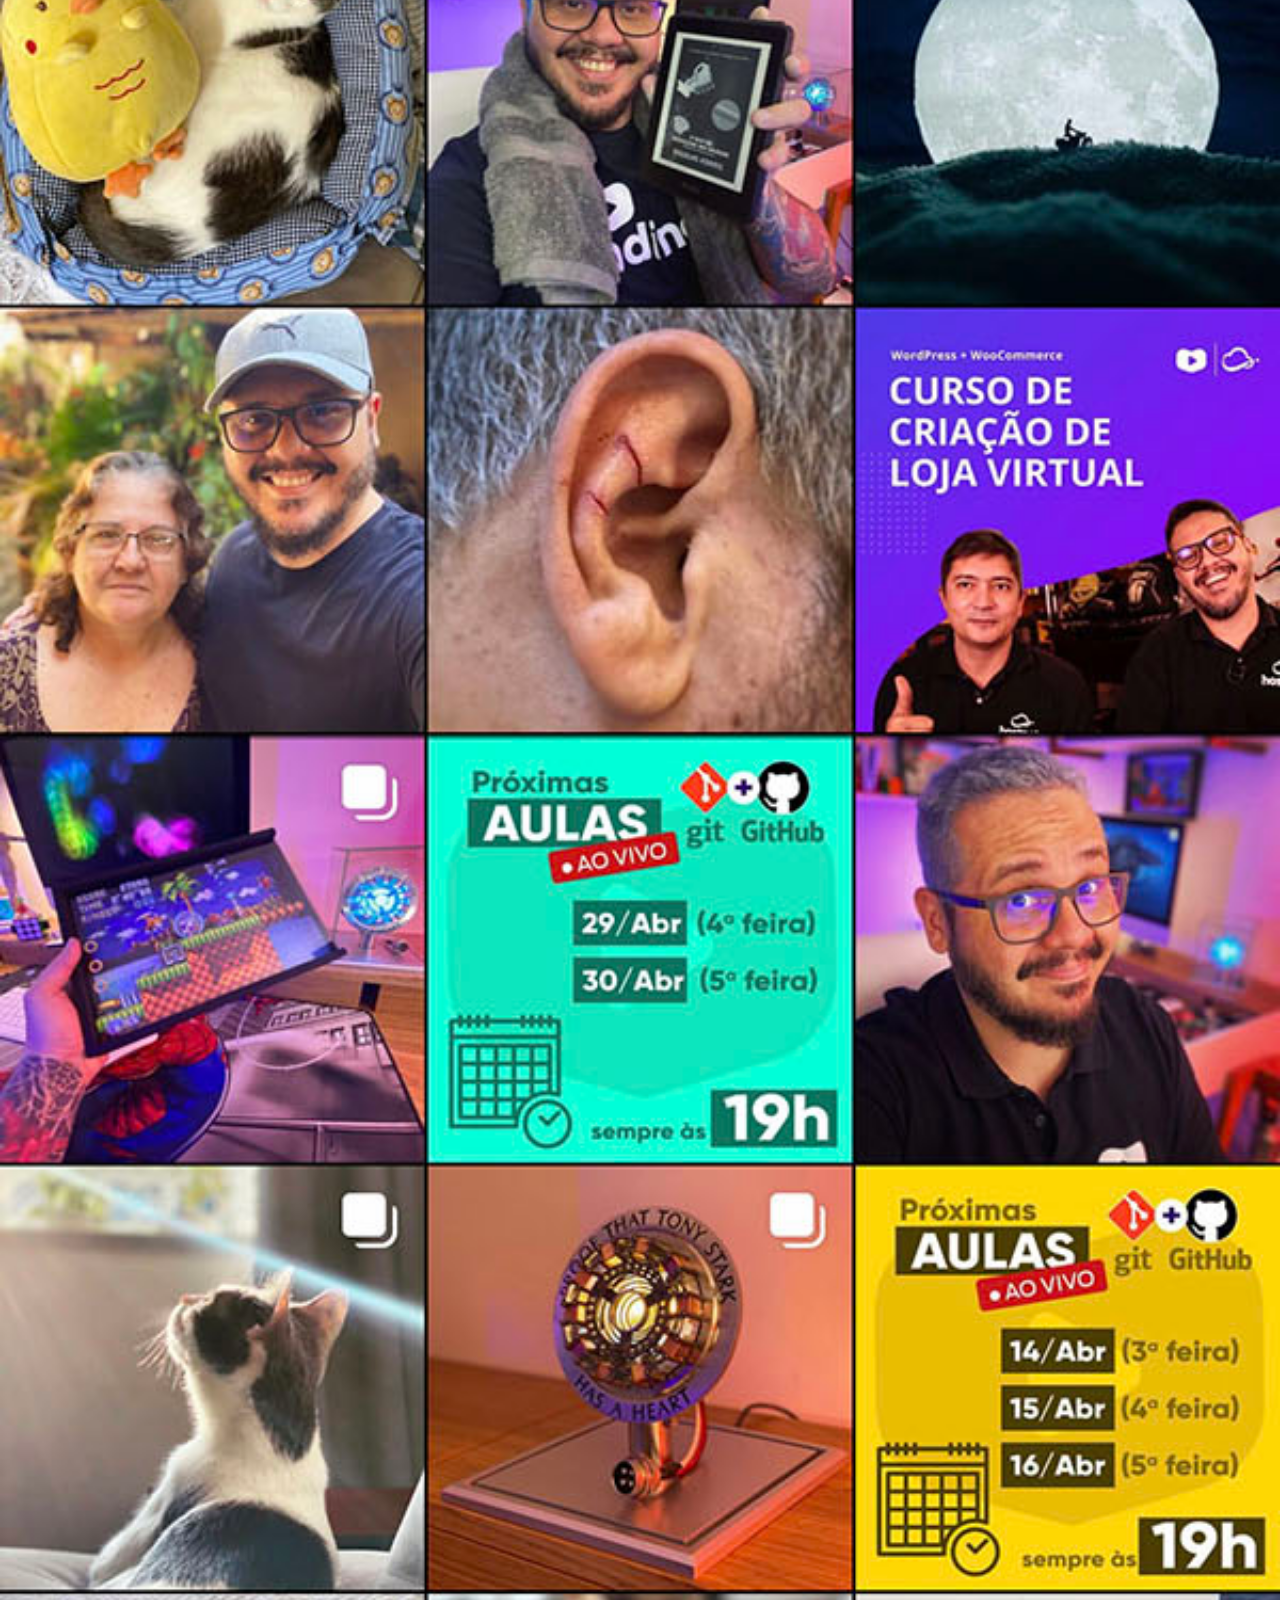
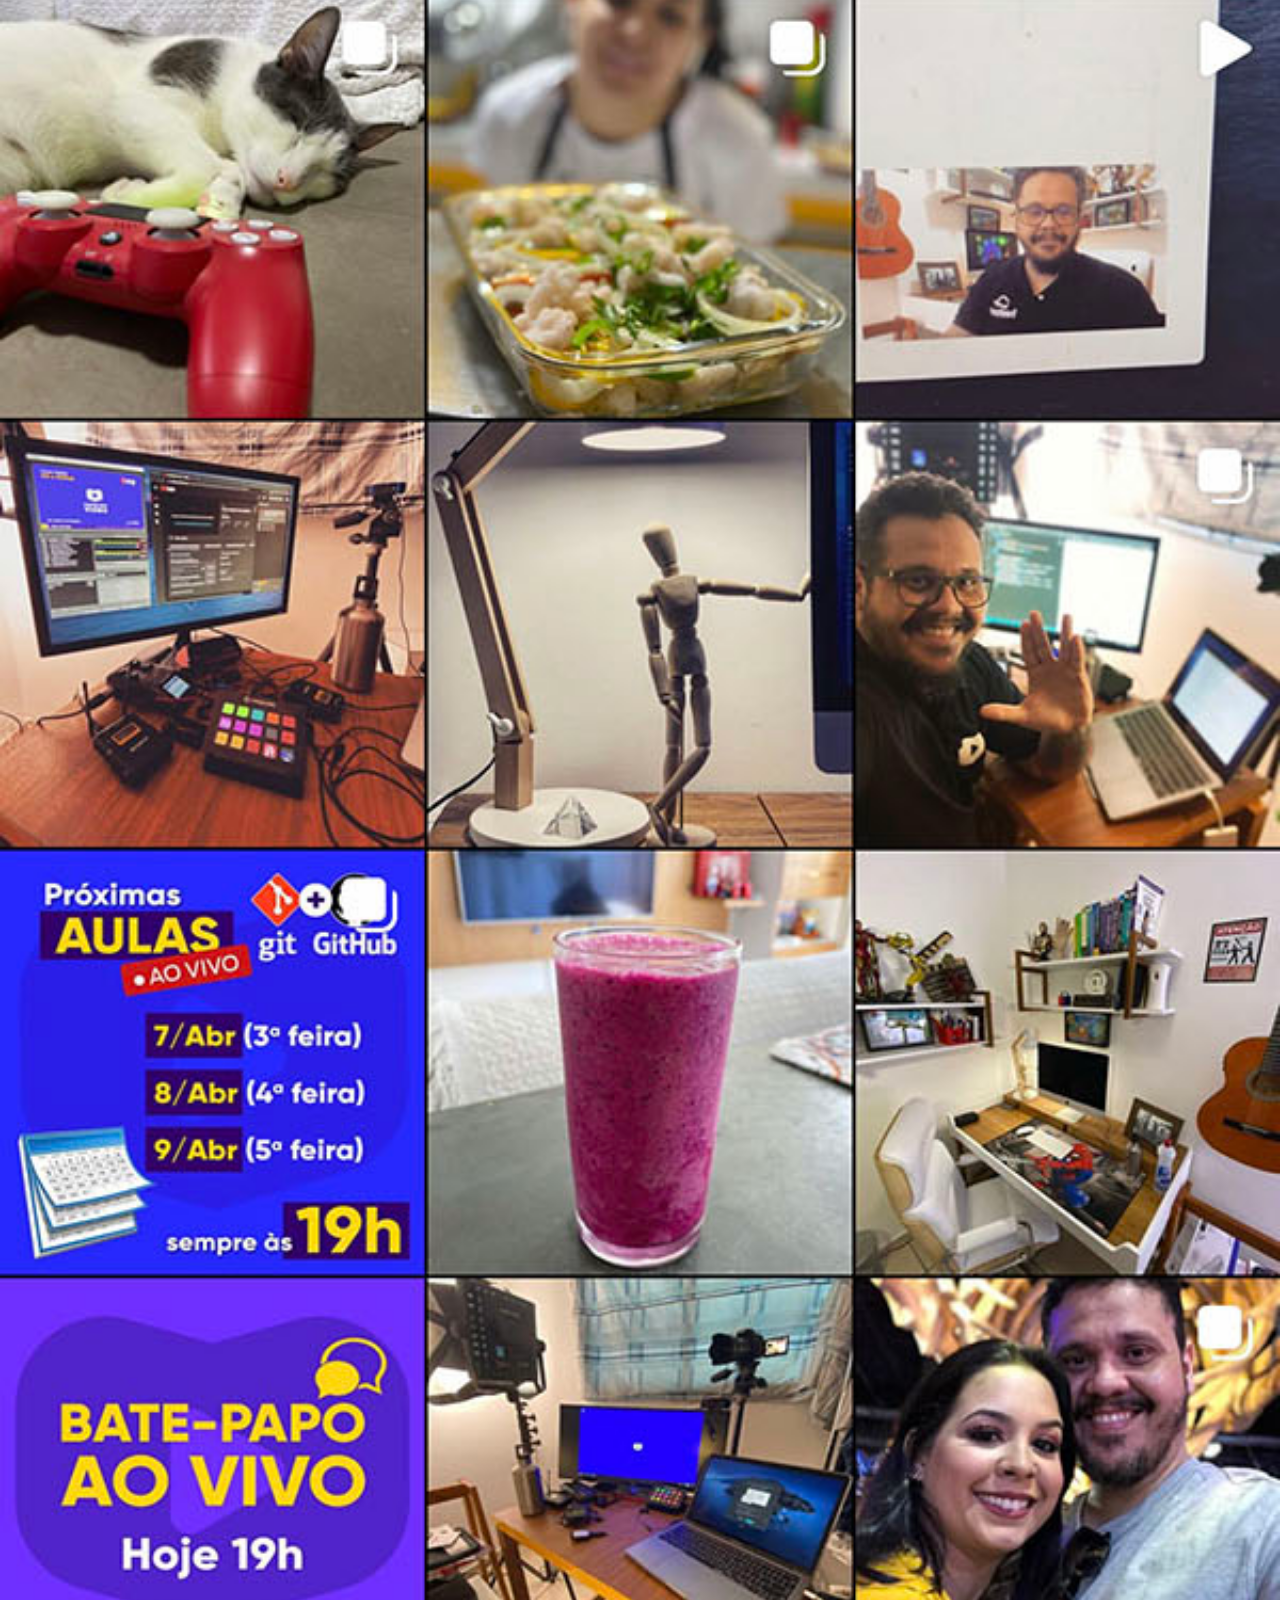
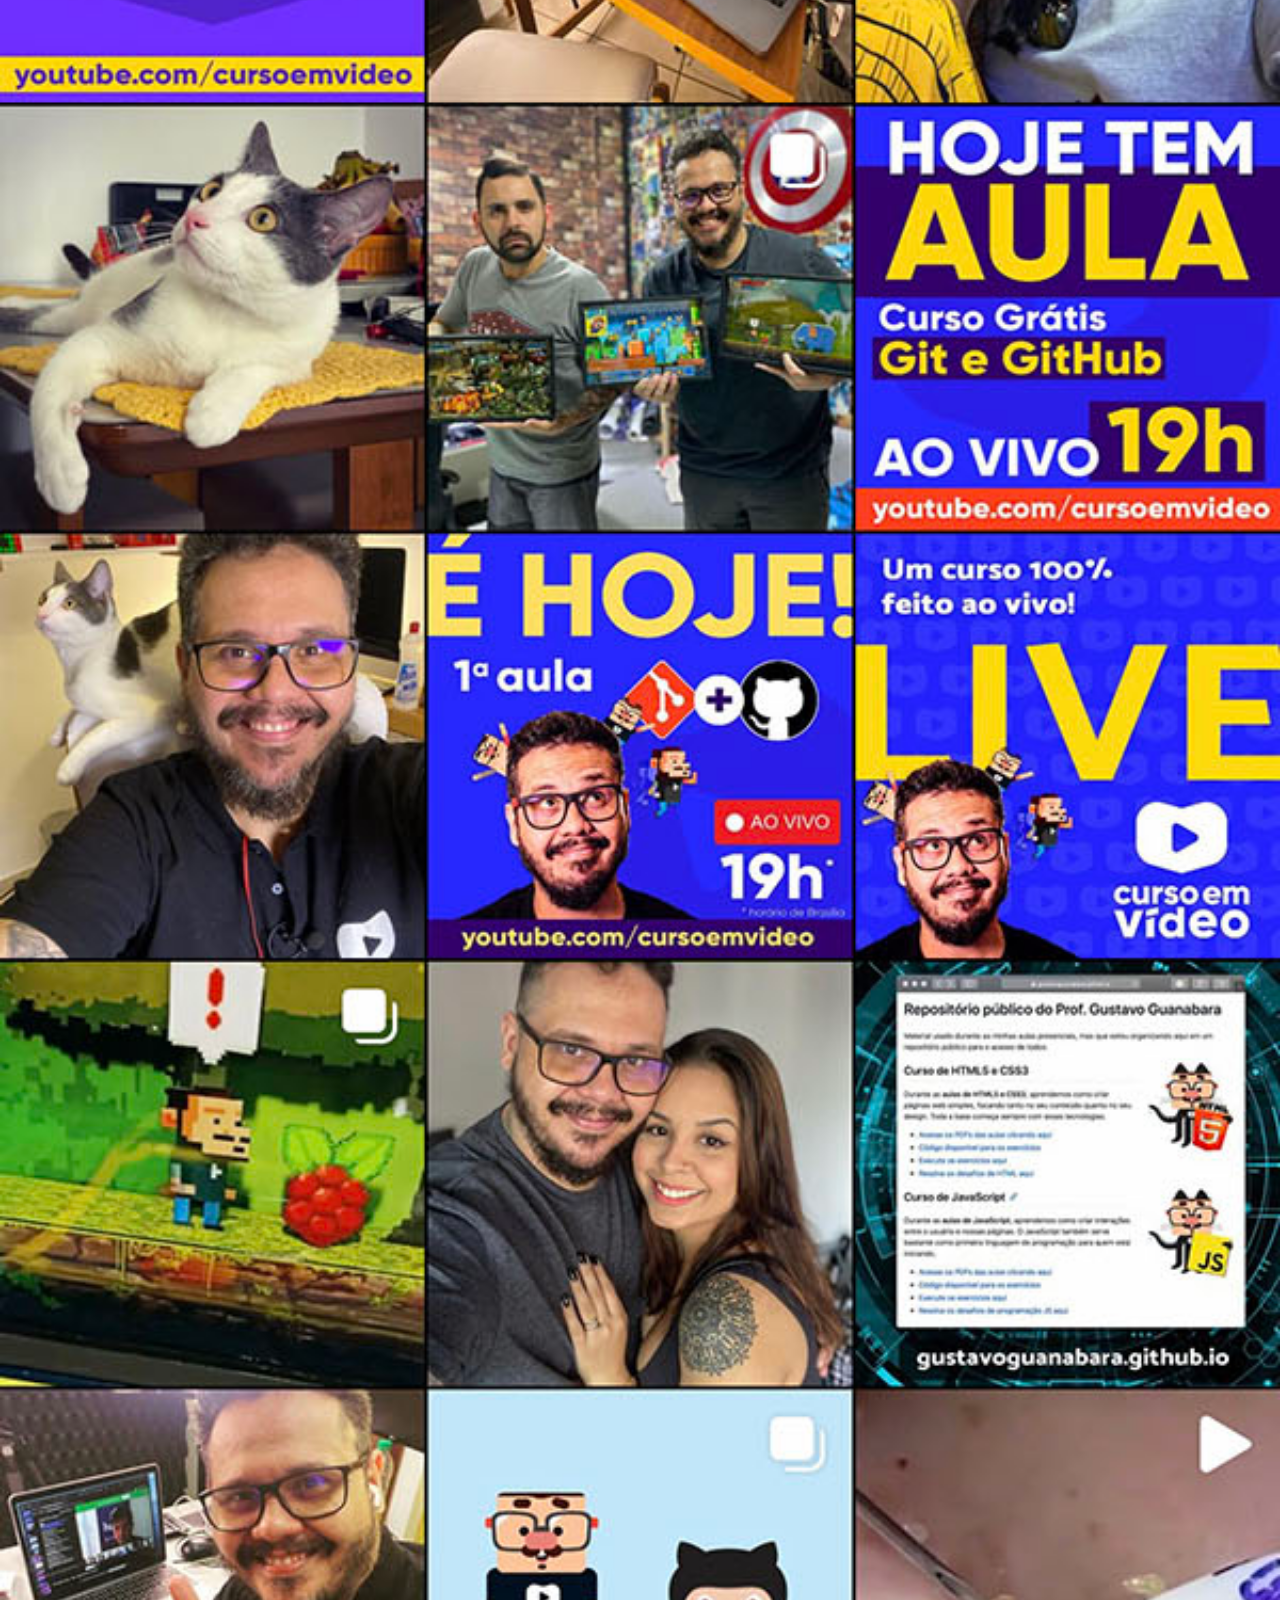
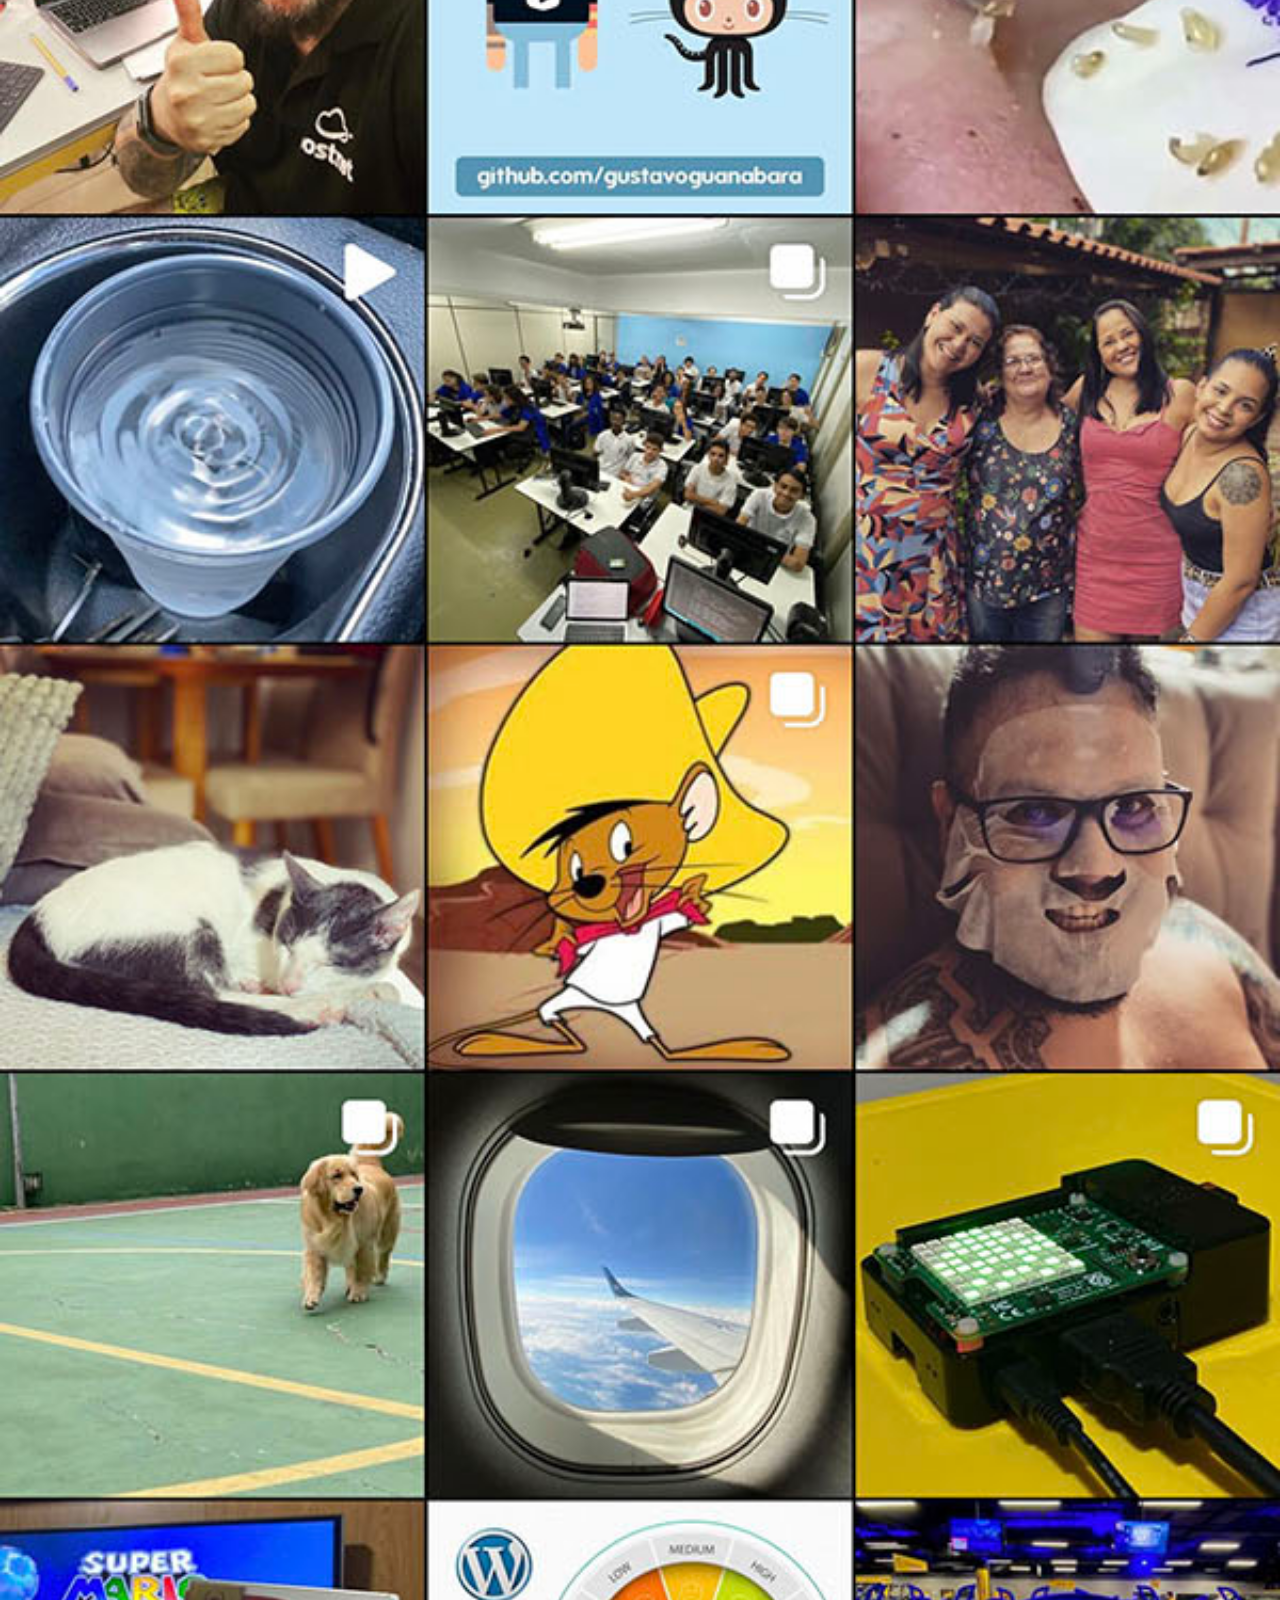
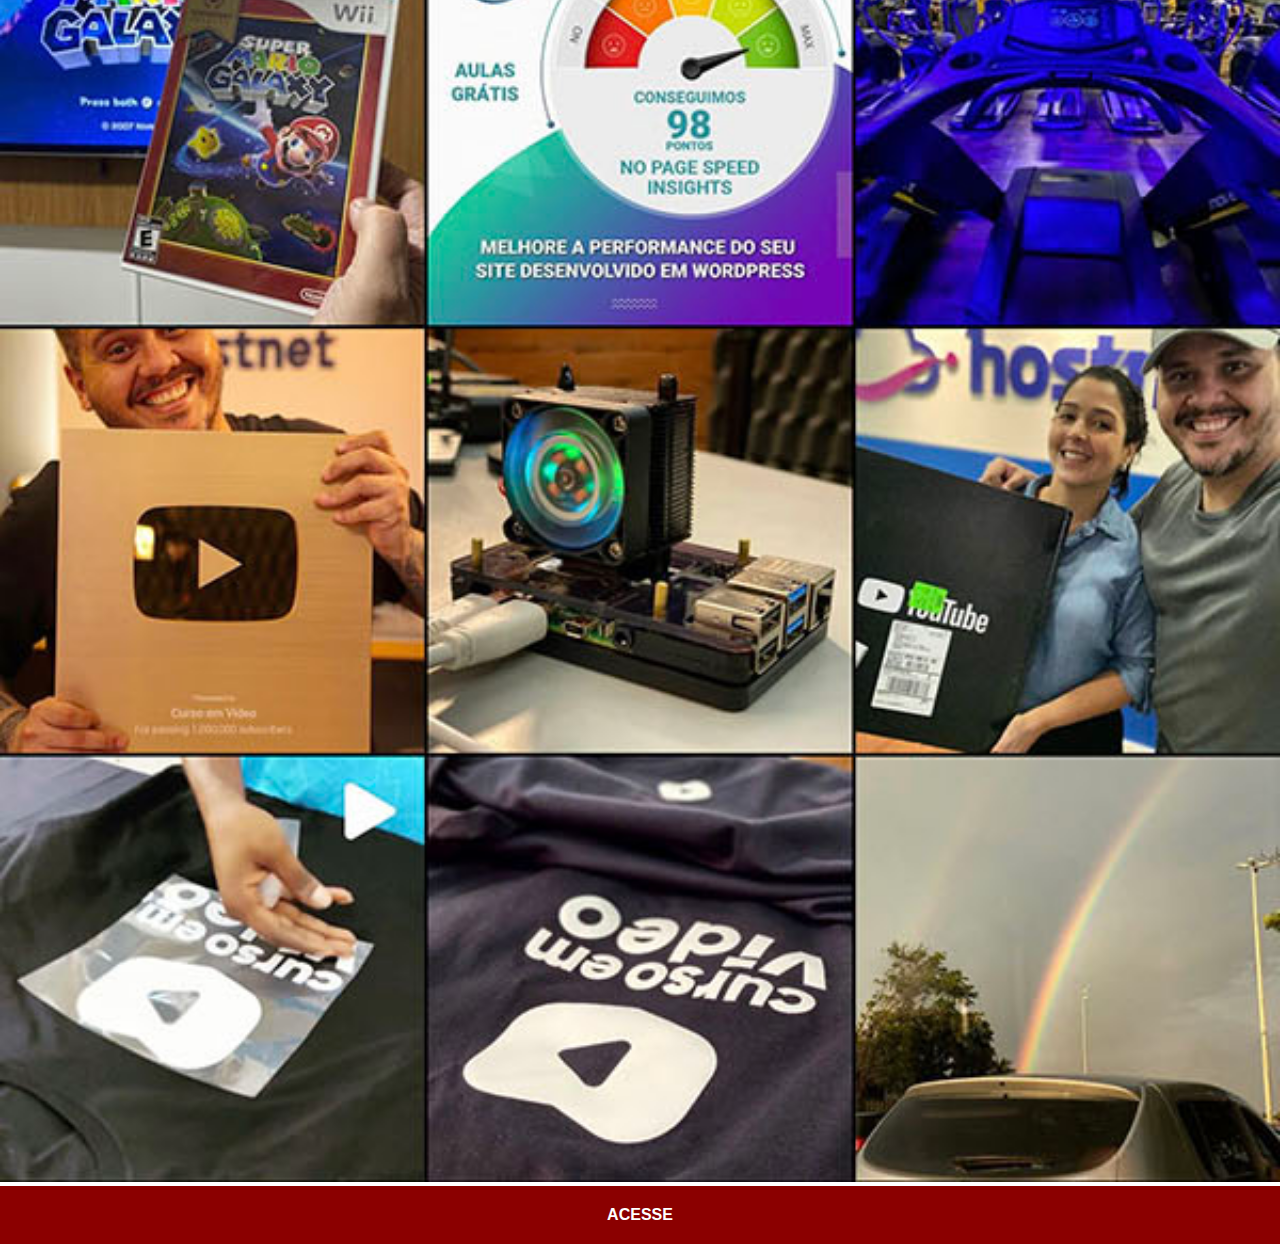
<file: instagram.html>
<!DOCTYPE html>
<html lang="pt-br">
<head>
    <meta charset="UTF-8">
    <meta name="viewport" content="width=device-width, initial-scale=1.0">
    <title>nstagram</title>
    <link rel="stylesheet" href="estilos/social.css">
</head>
<body>
    <img src="imagens/tela-instagram.jpg" alt="intagram">
    <a href="https://www.instagram.com/" target="_blank">ACESSE</a>
</body>
</html>
</file>
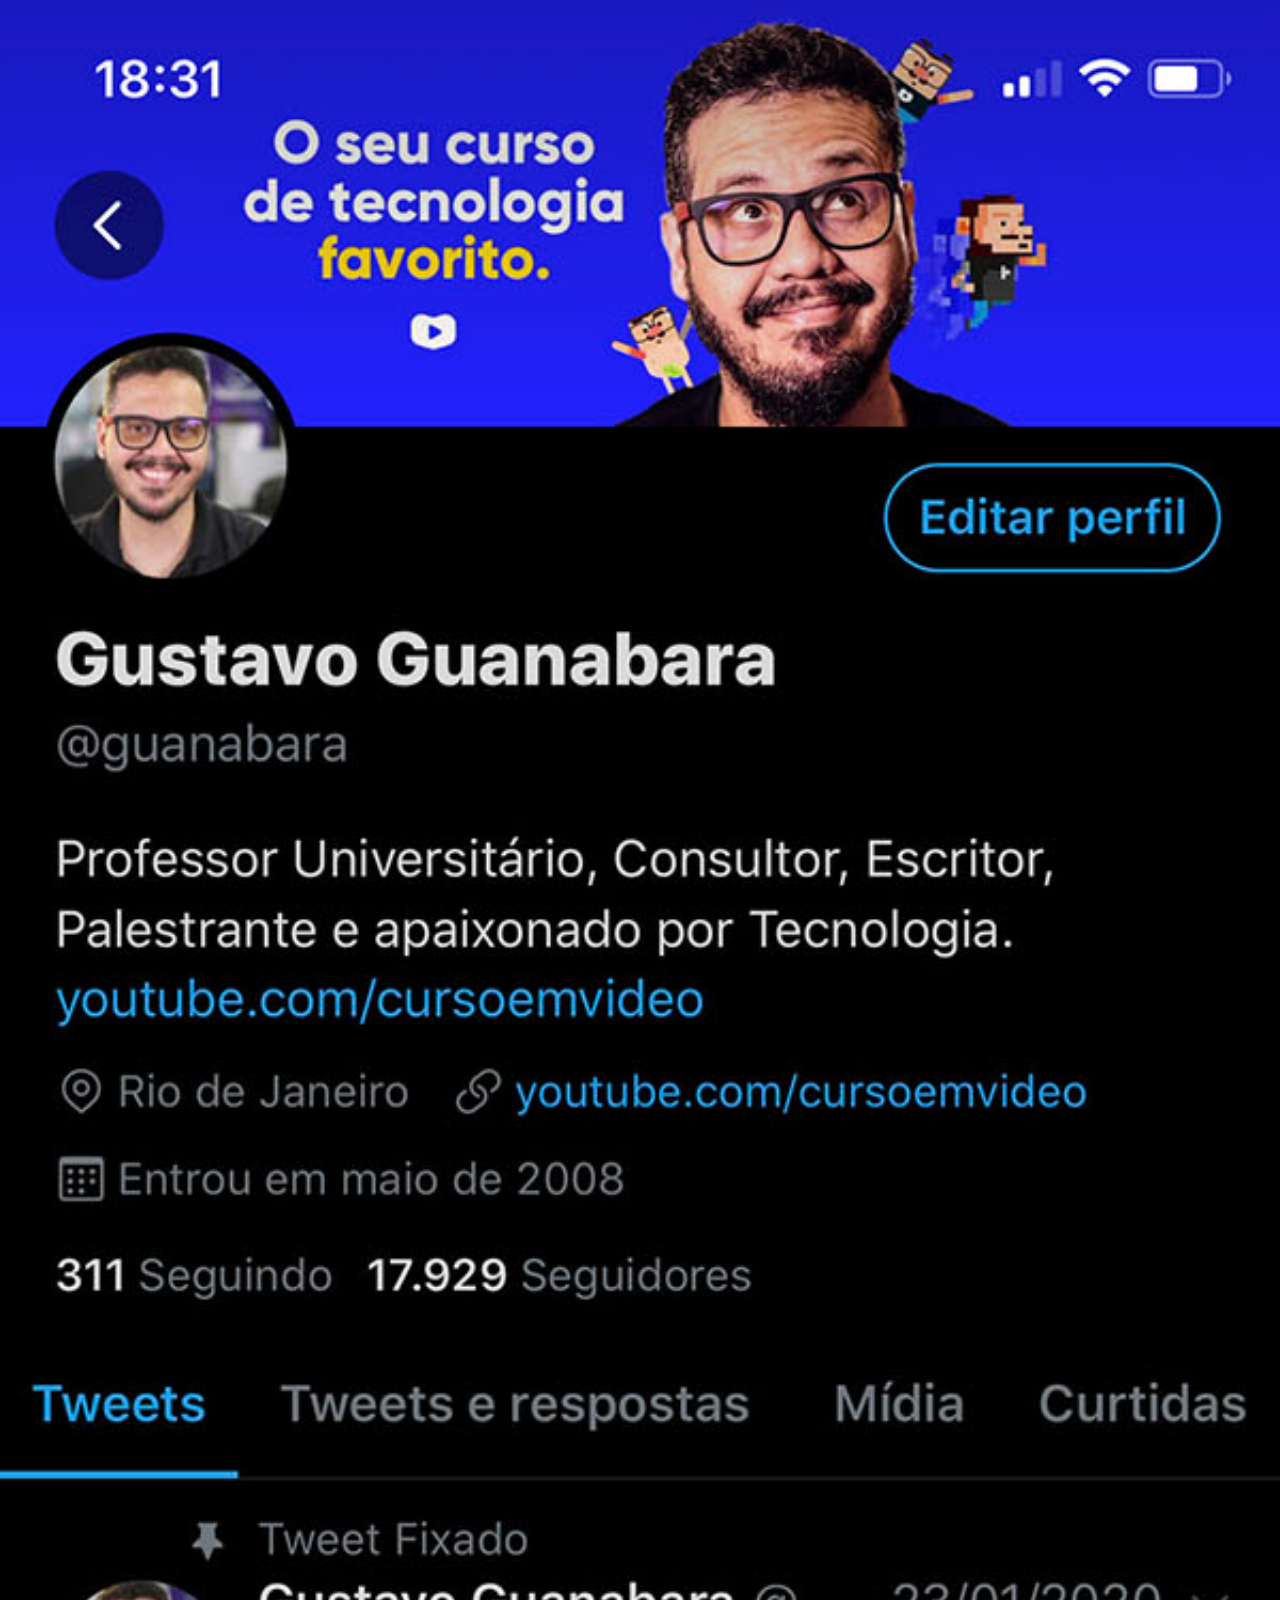
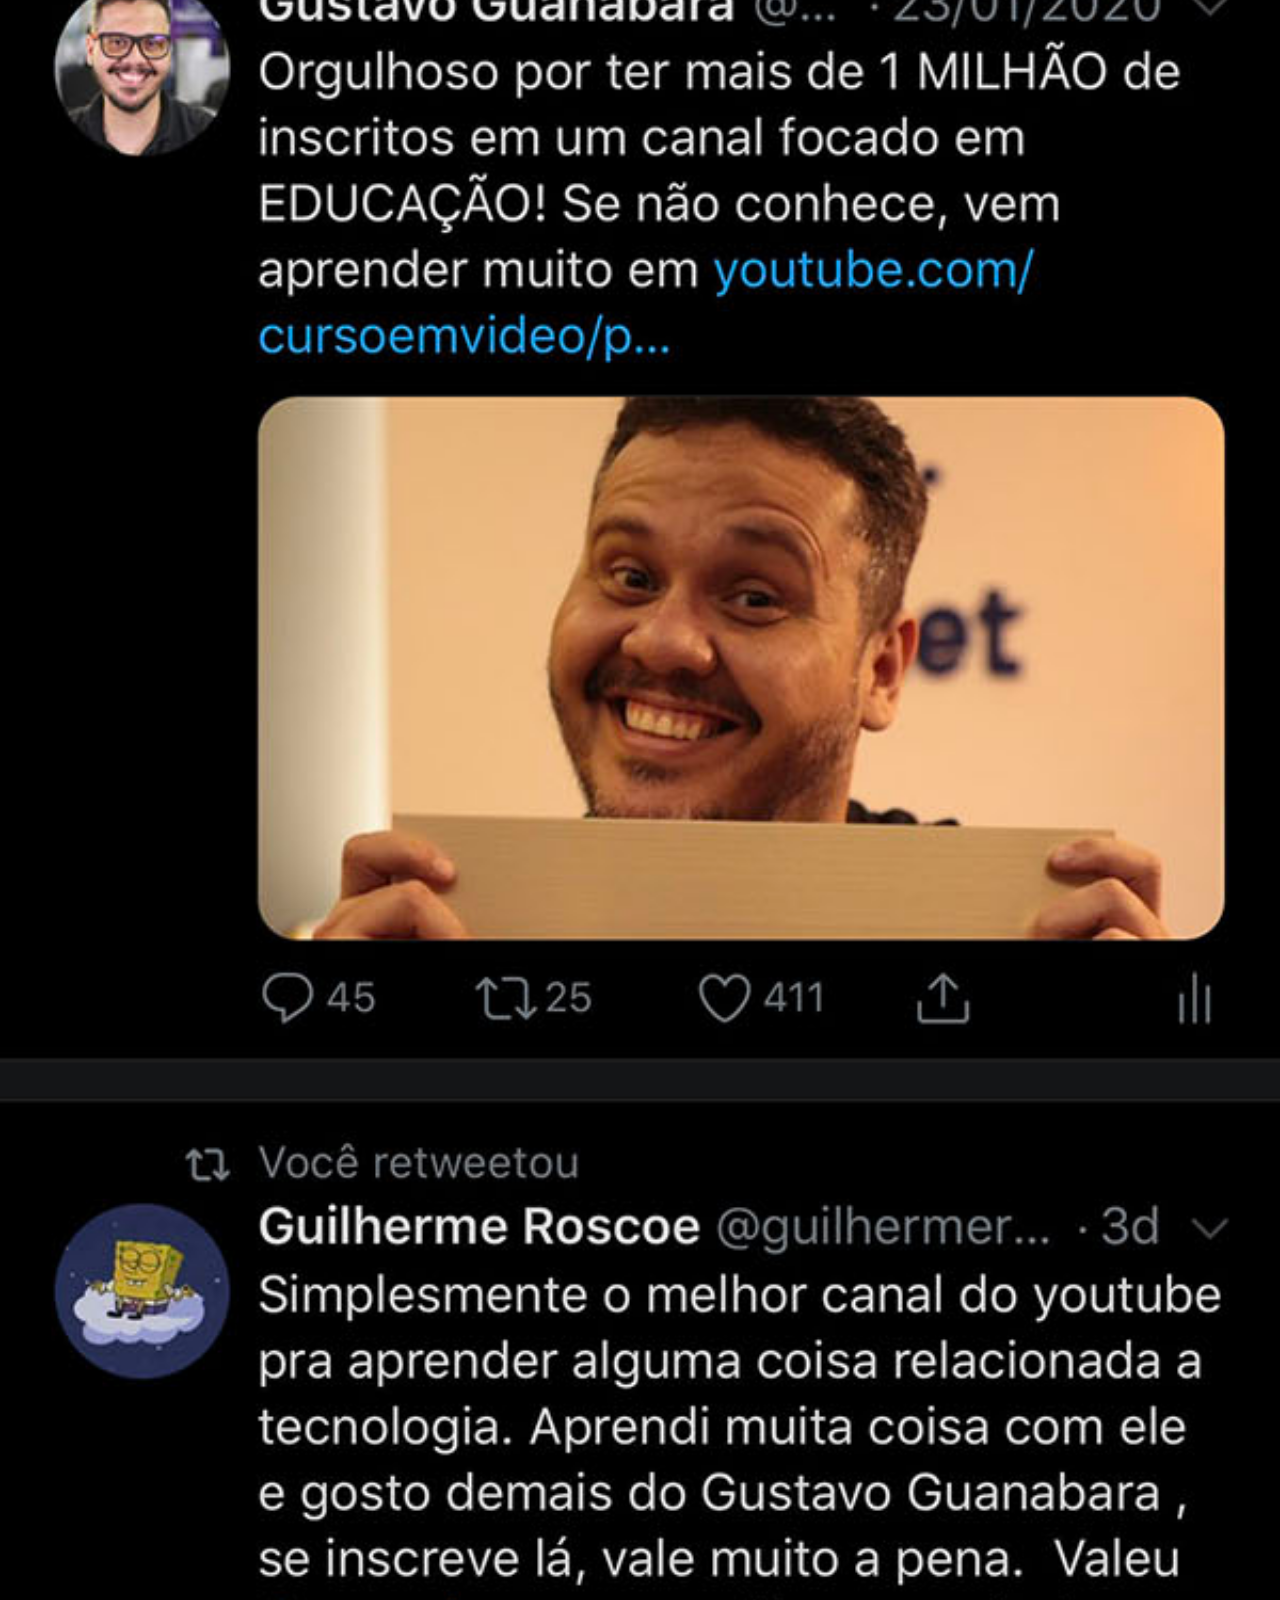
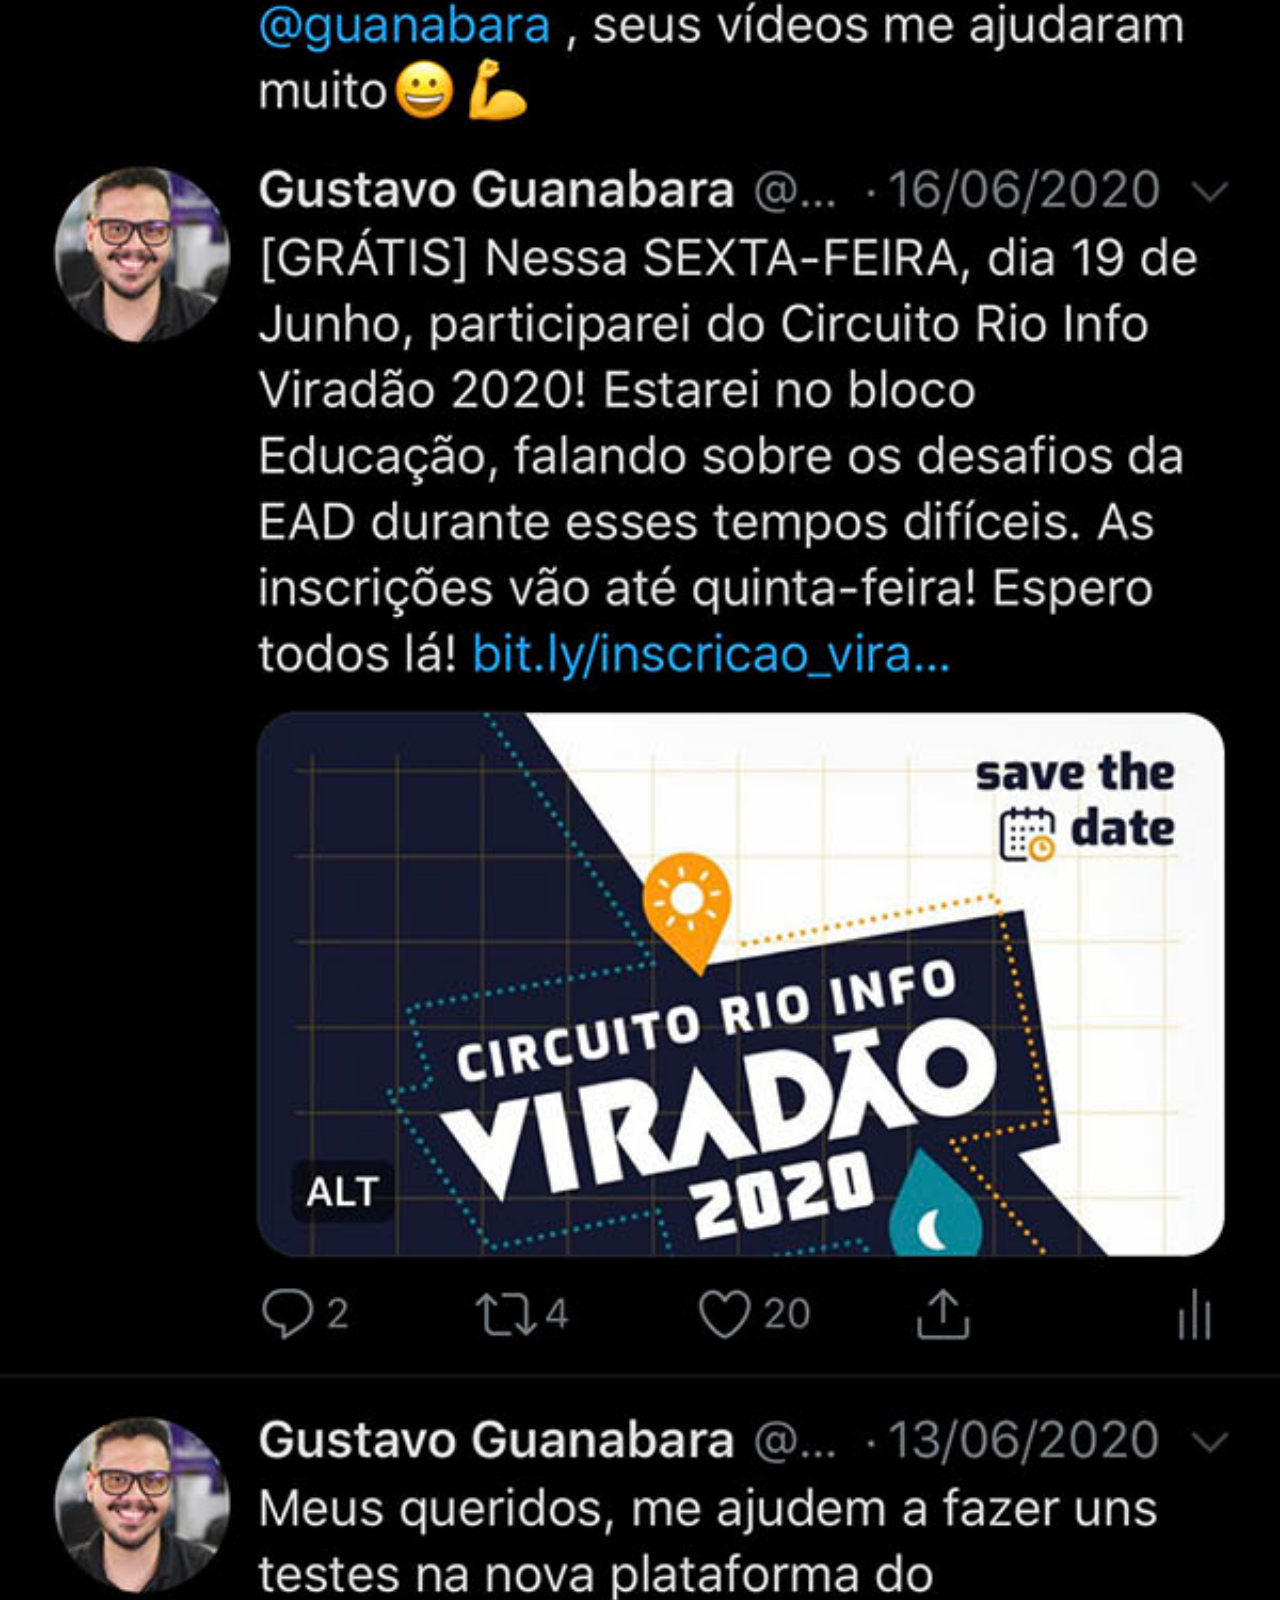
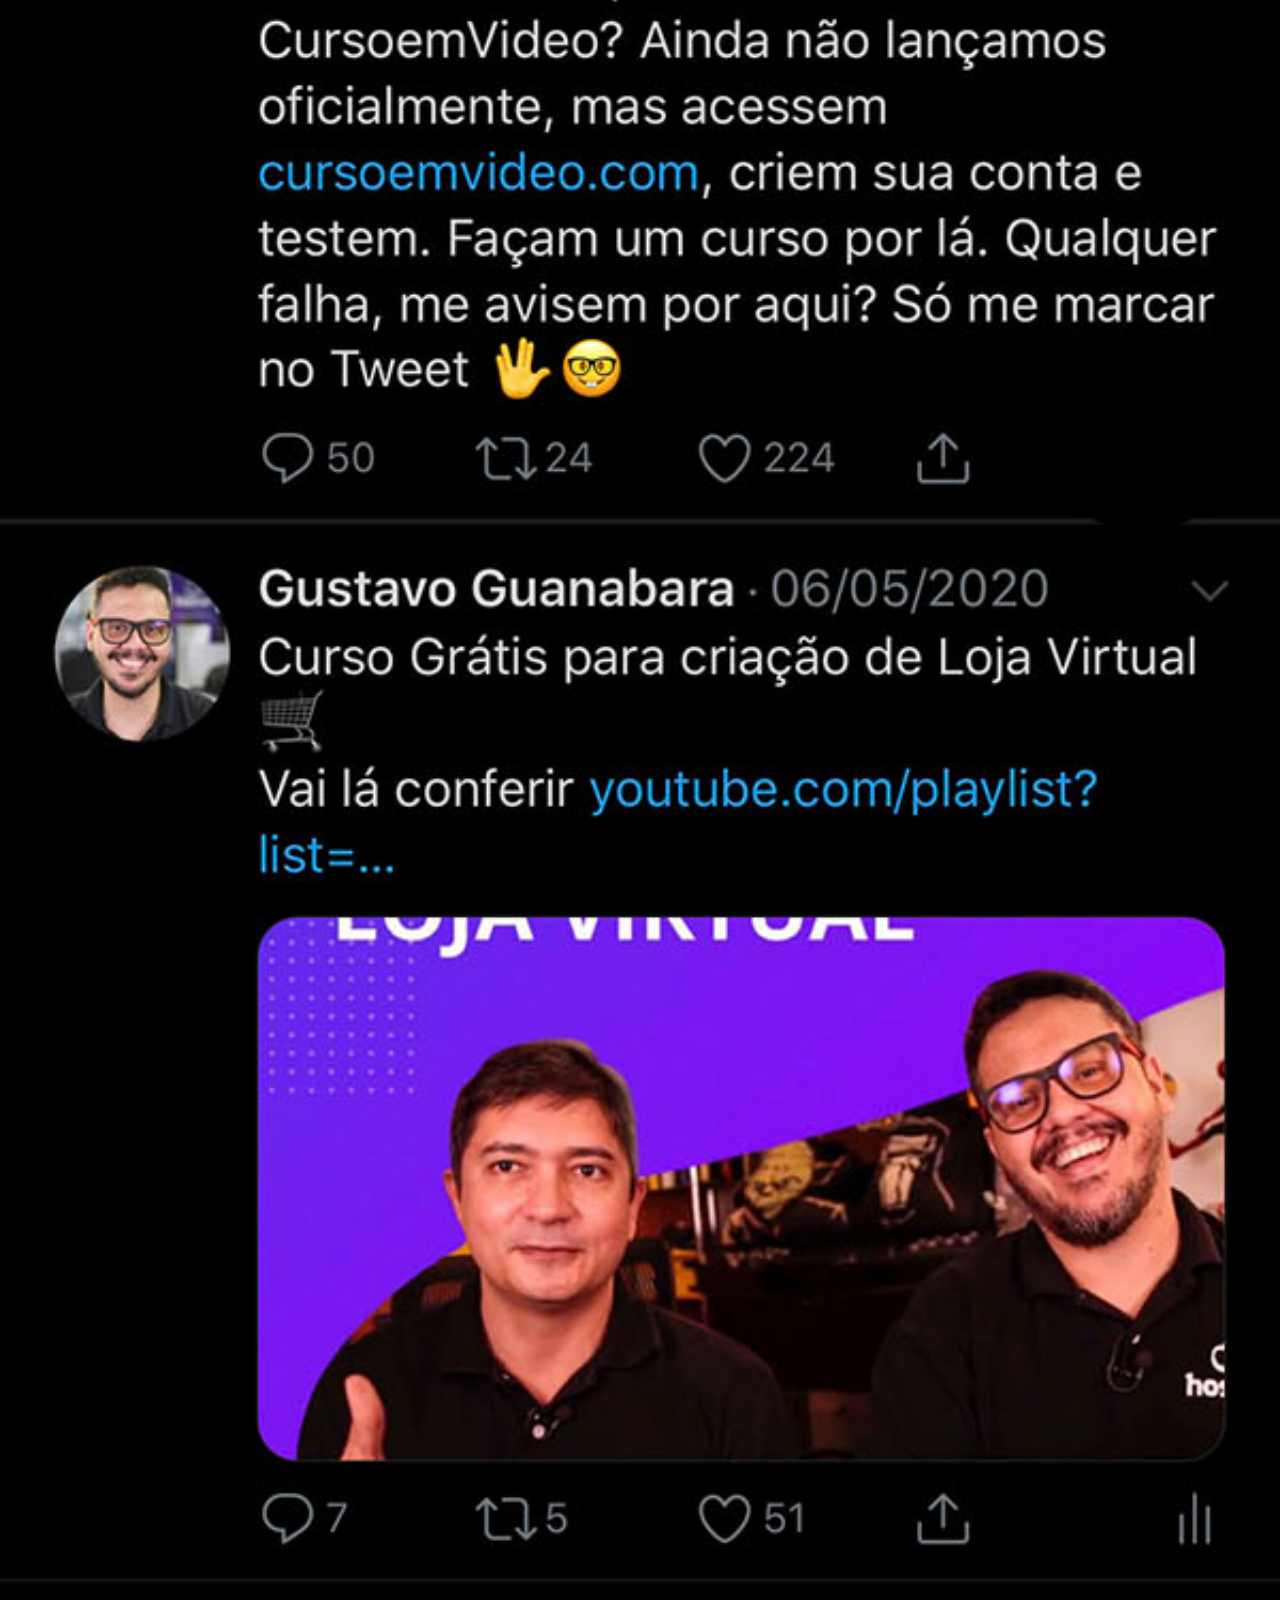
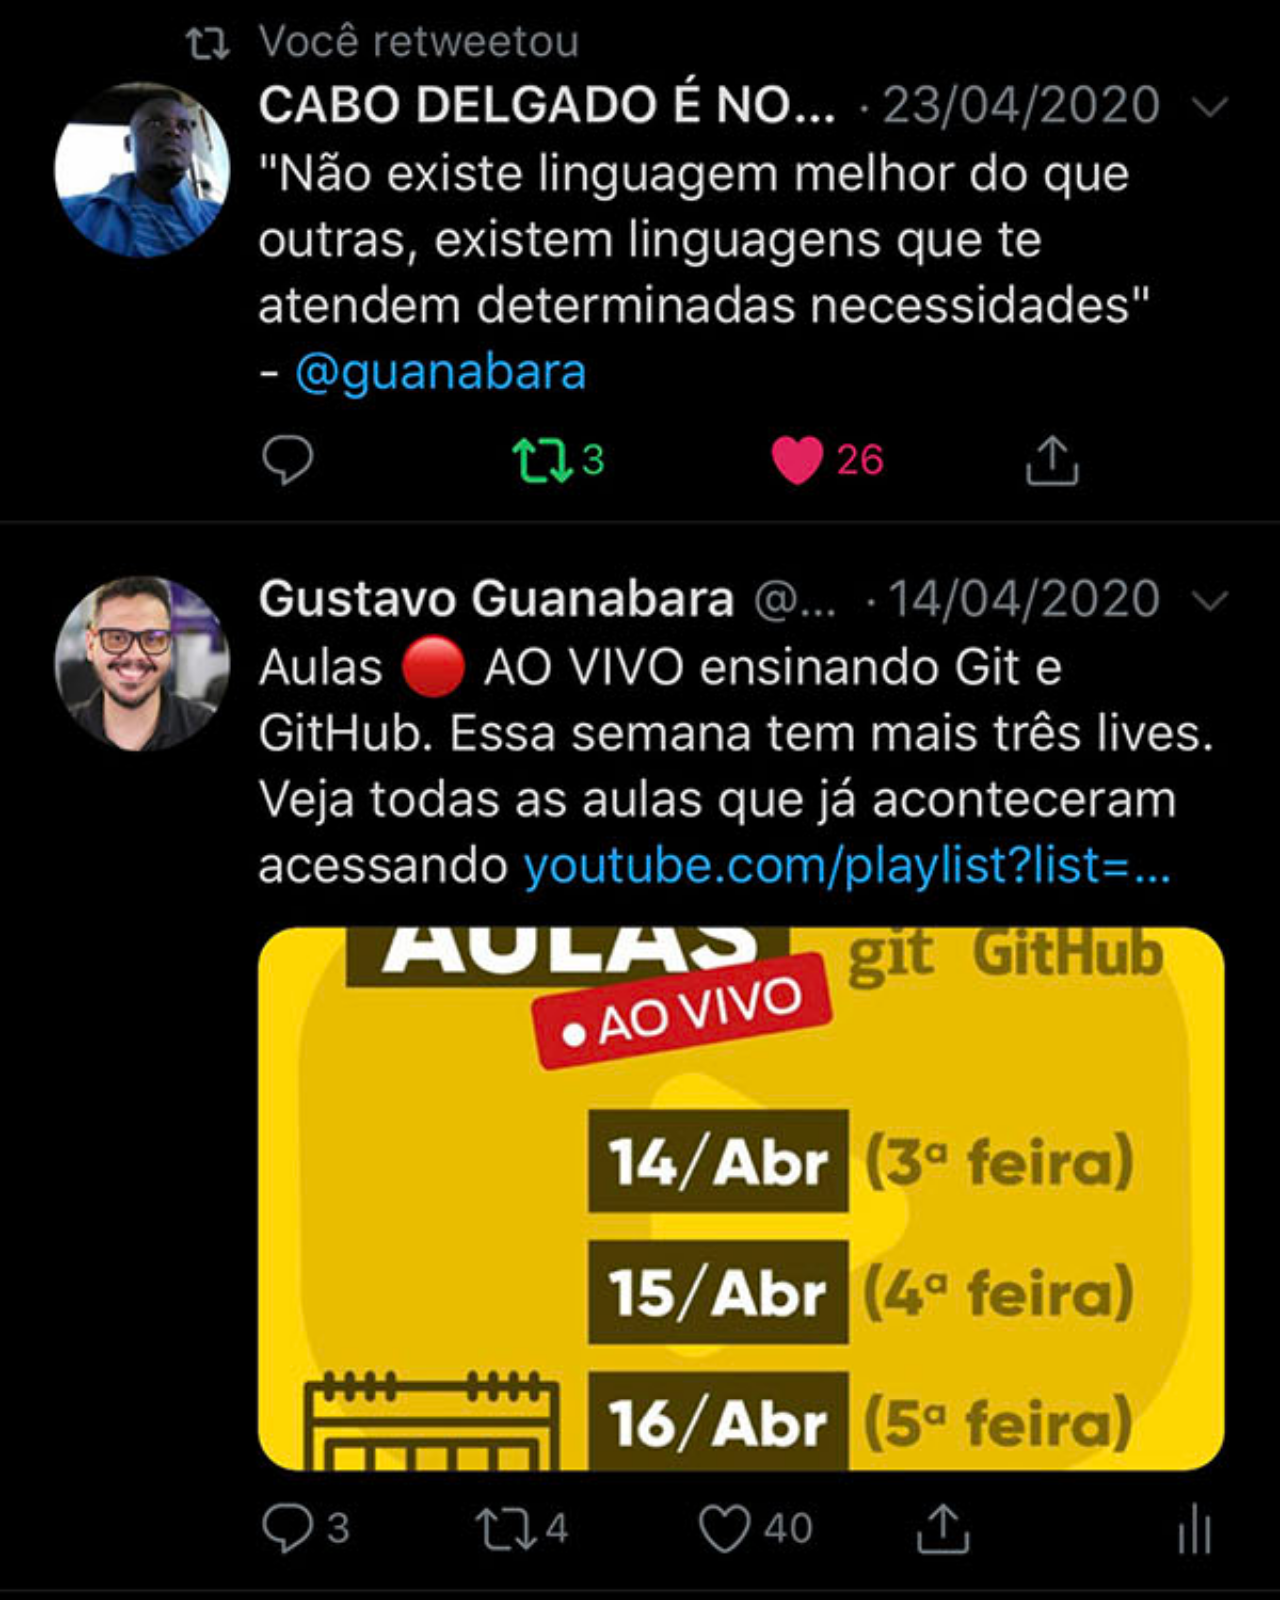
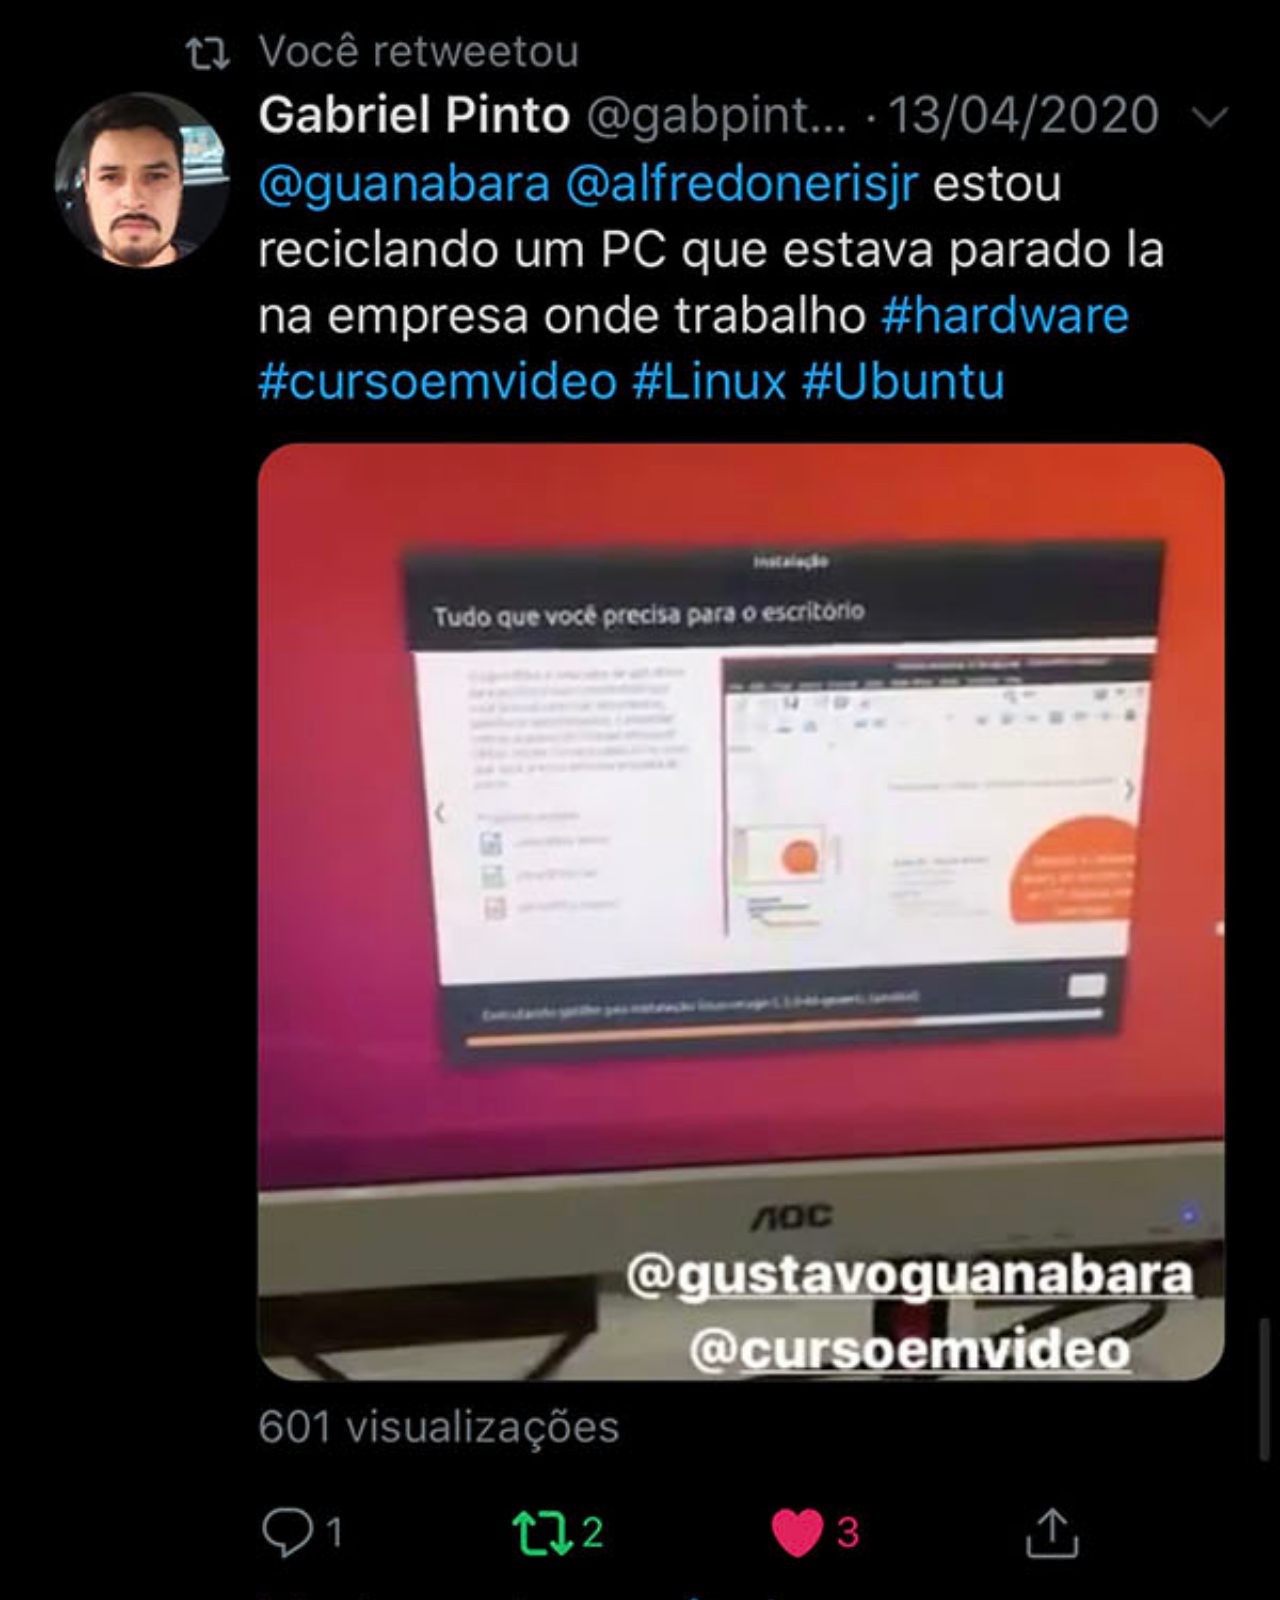
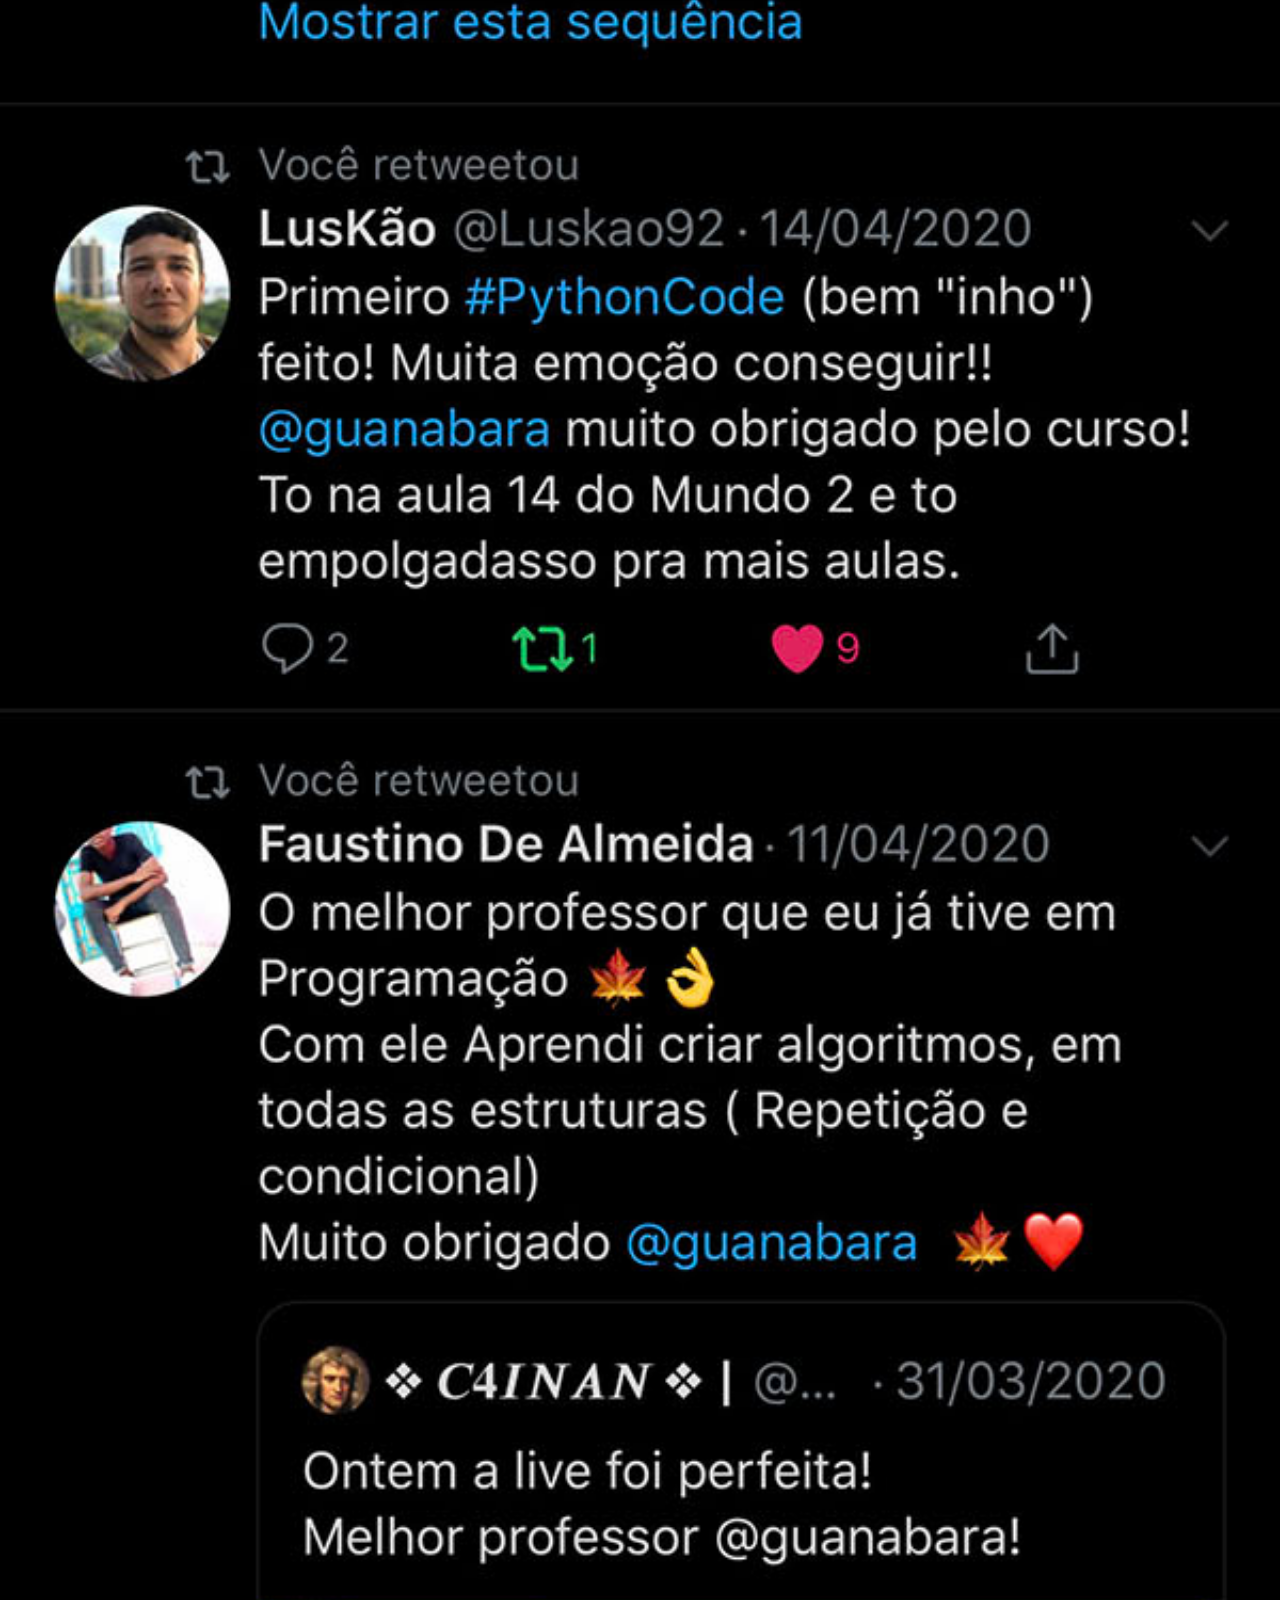
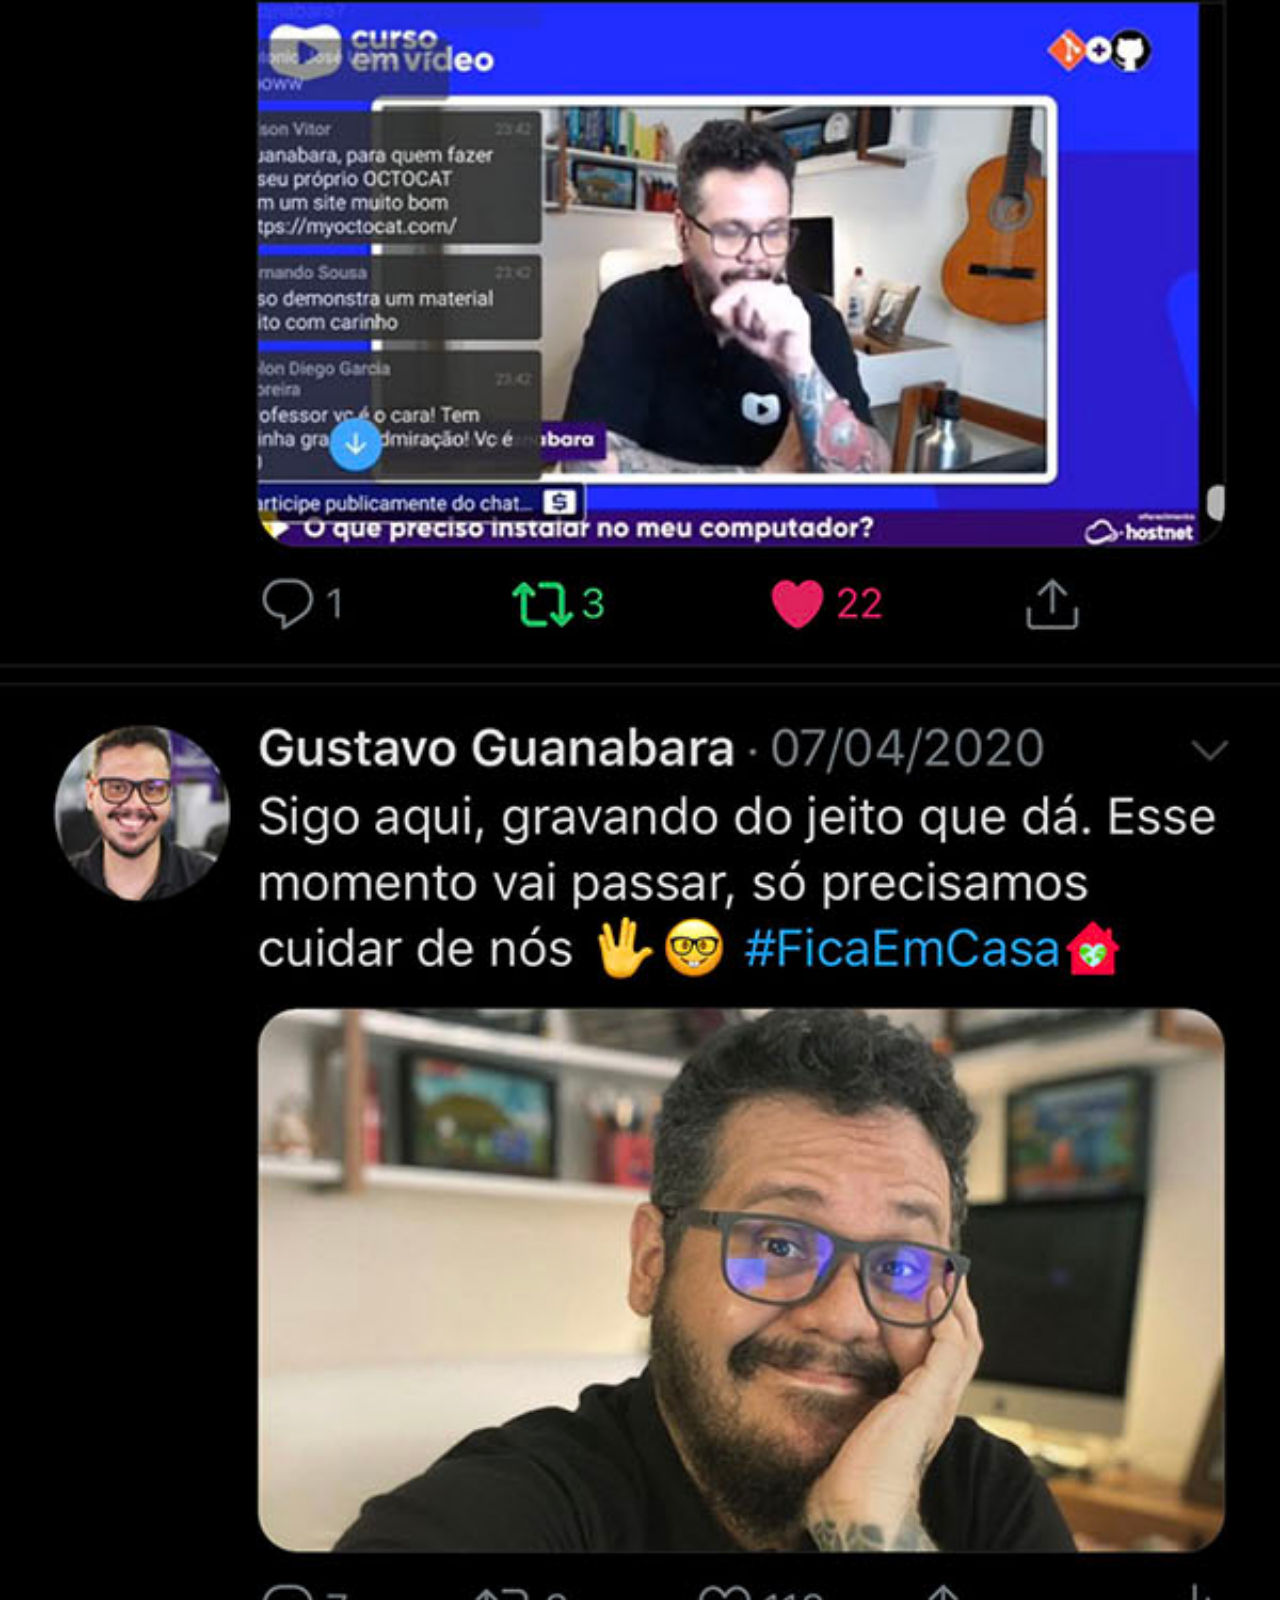
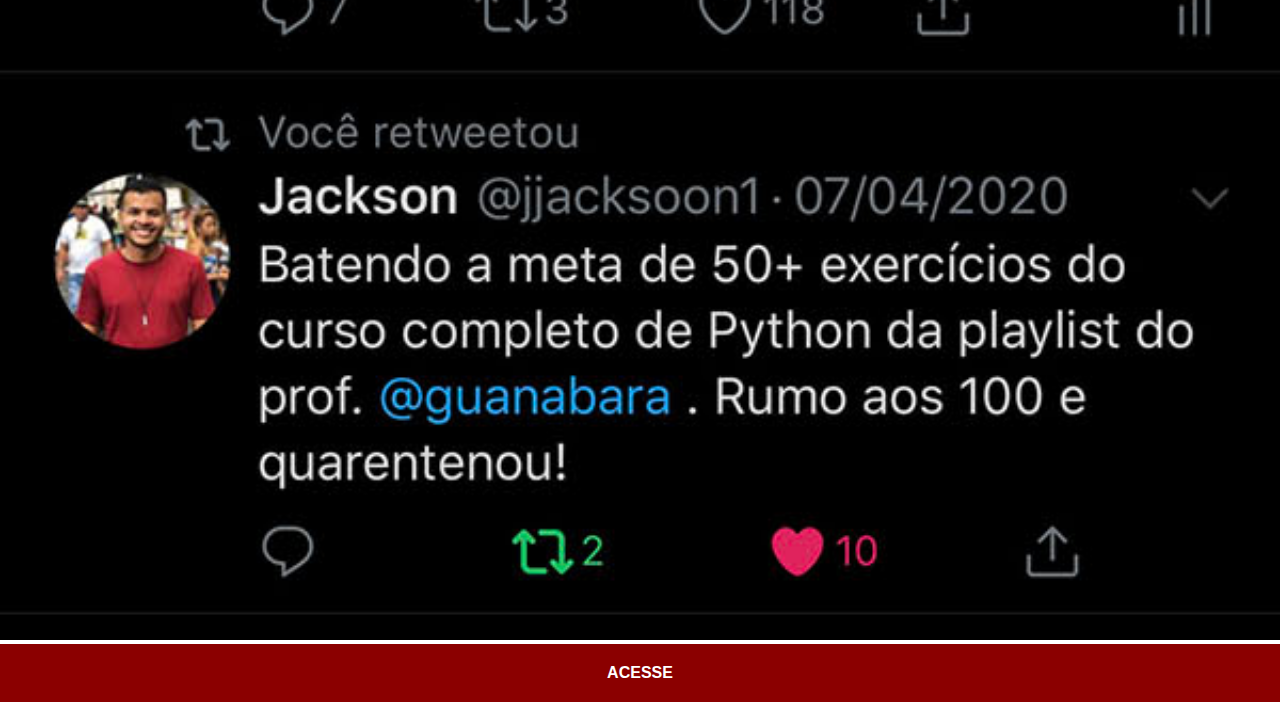
<file: twitter.html>
<!DOCTYPE html>
<html lang="pt-br">
<head>
    <meta charset="UTF-8">
    <meta name="viewport" content="width=device-width, initial-scale=1.0">
    <title>twitter</title>
    <link rel="stylesheet" href="estilos/social.css">
</head>
<body>
    <img src="imagens/tela-twitter.jpg" alt="twitter">
    <a href="https://twitter.com/" target="_blank">ACESSE</a>
</body>
</html>
</file>
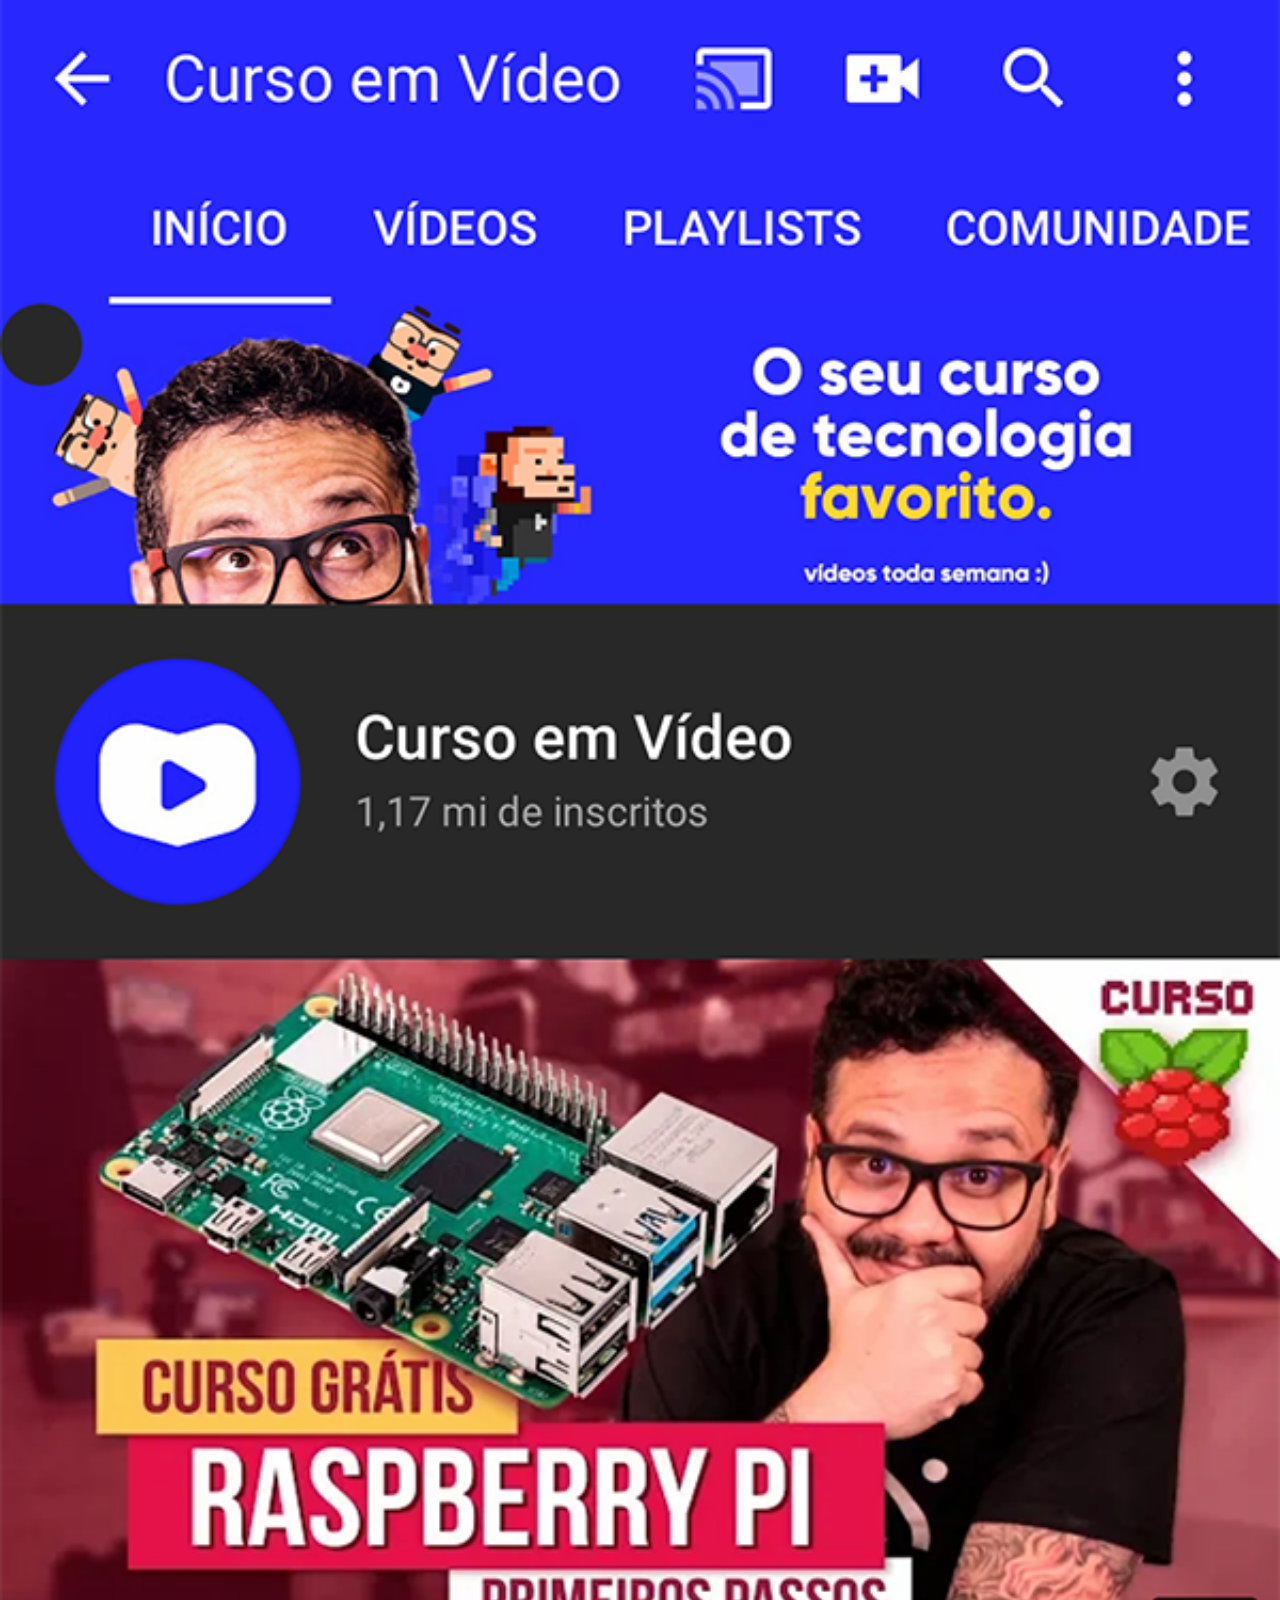
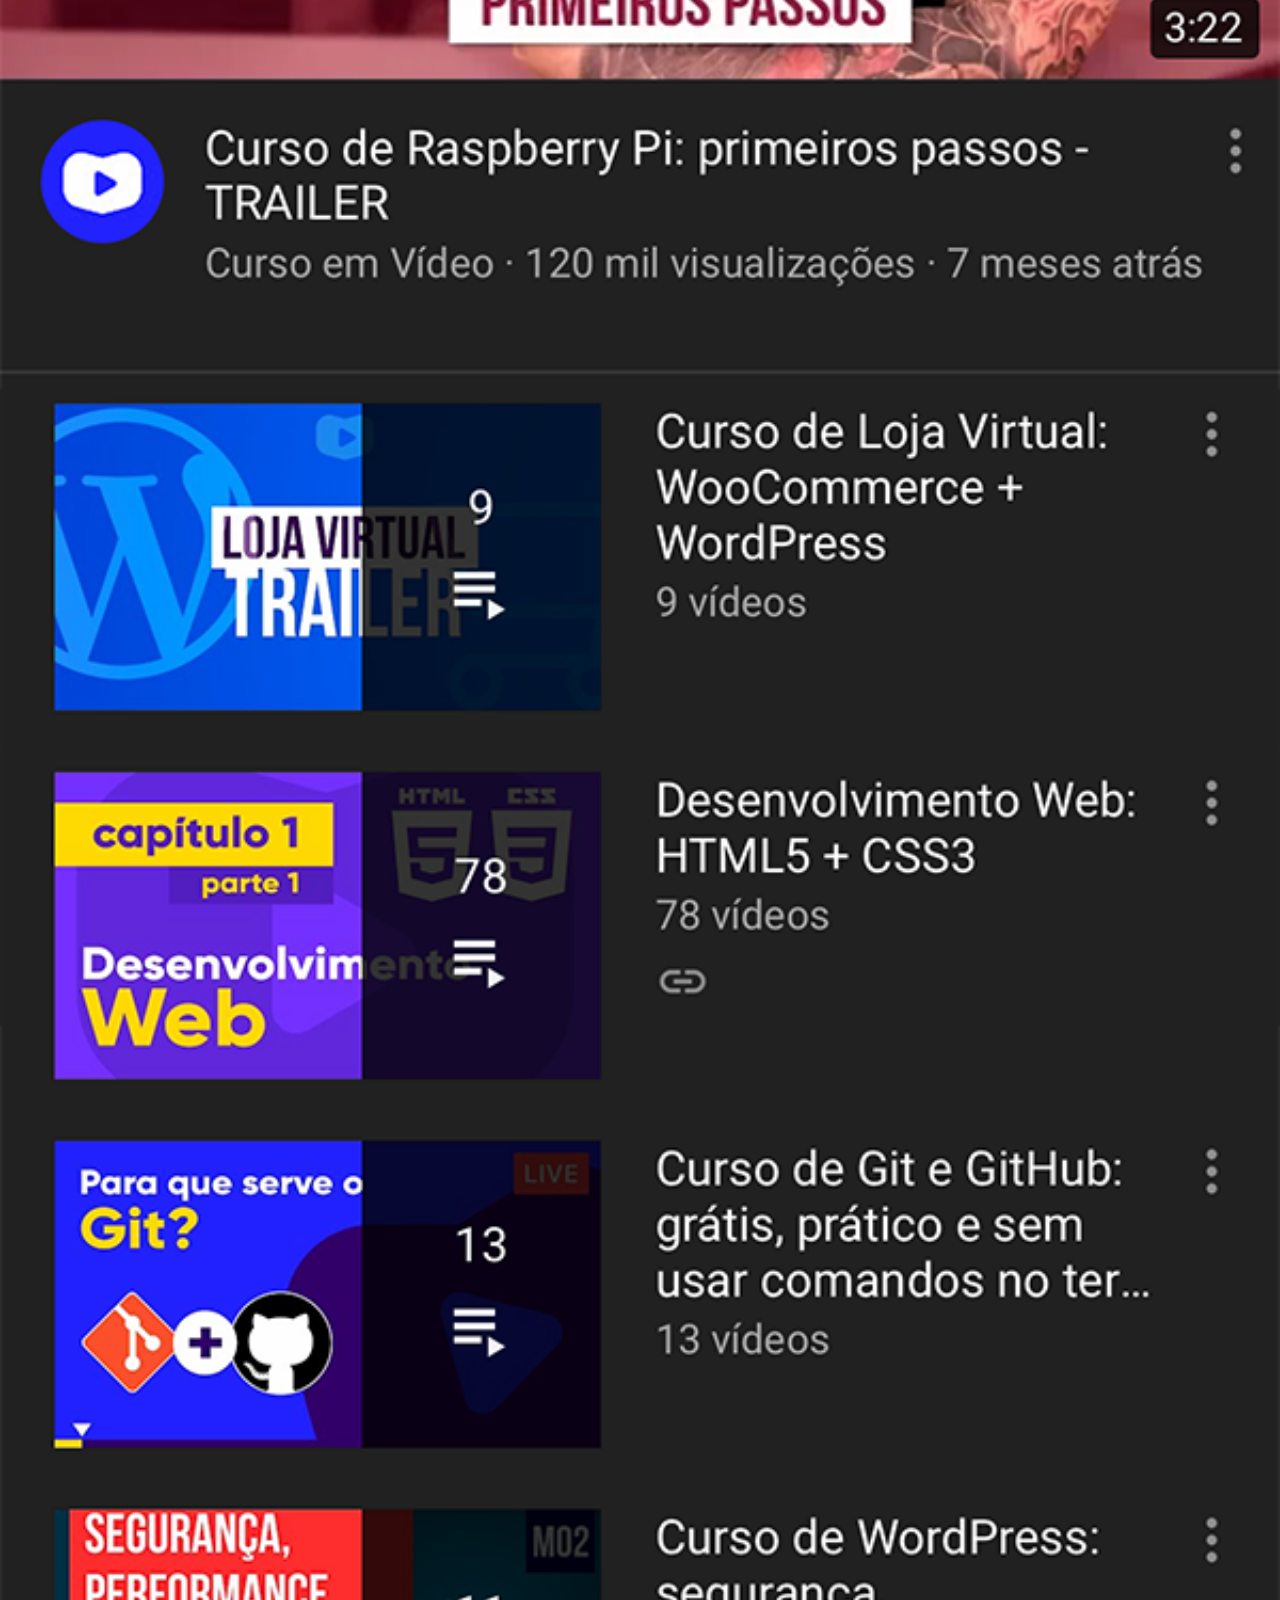
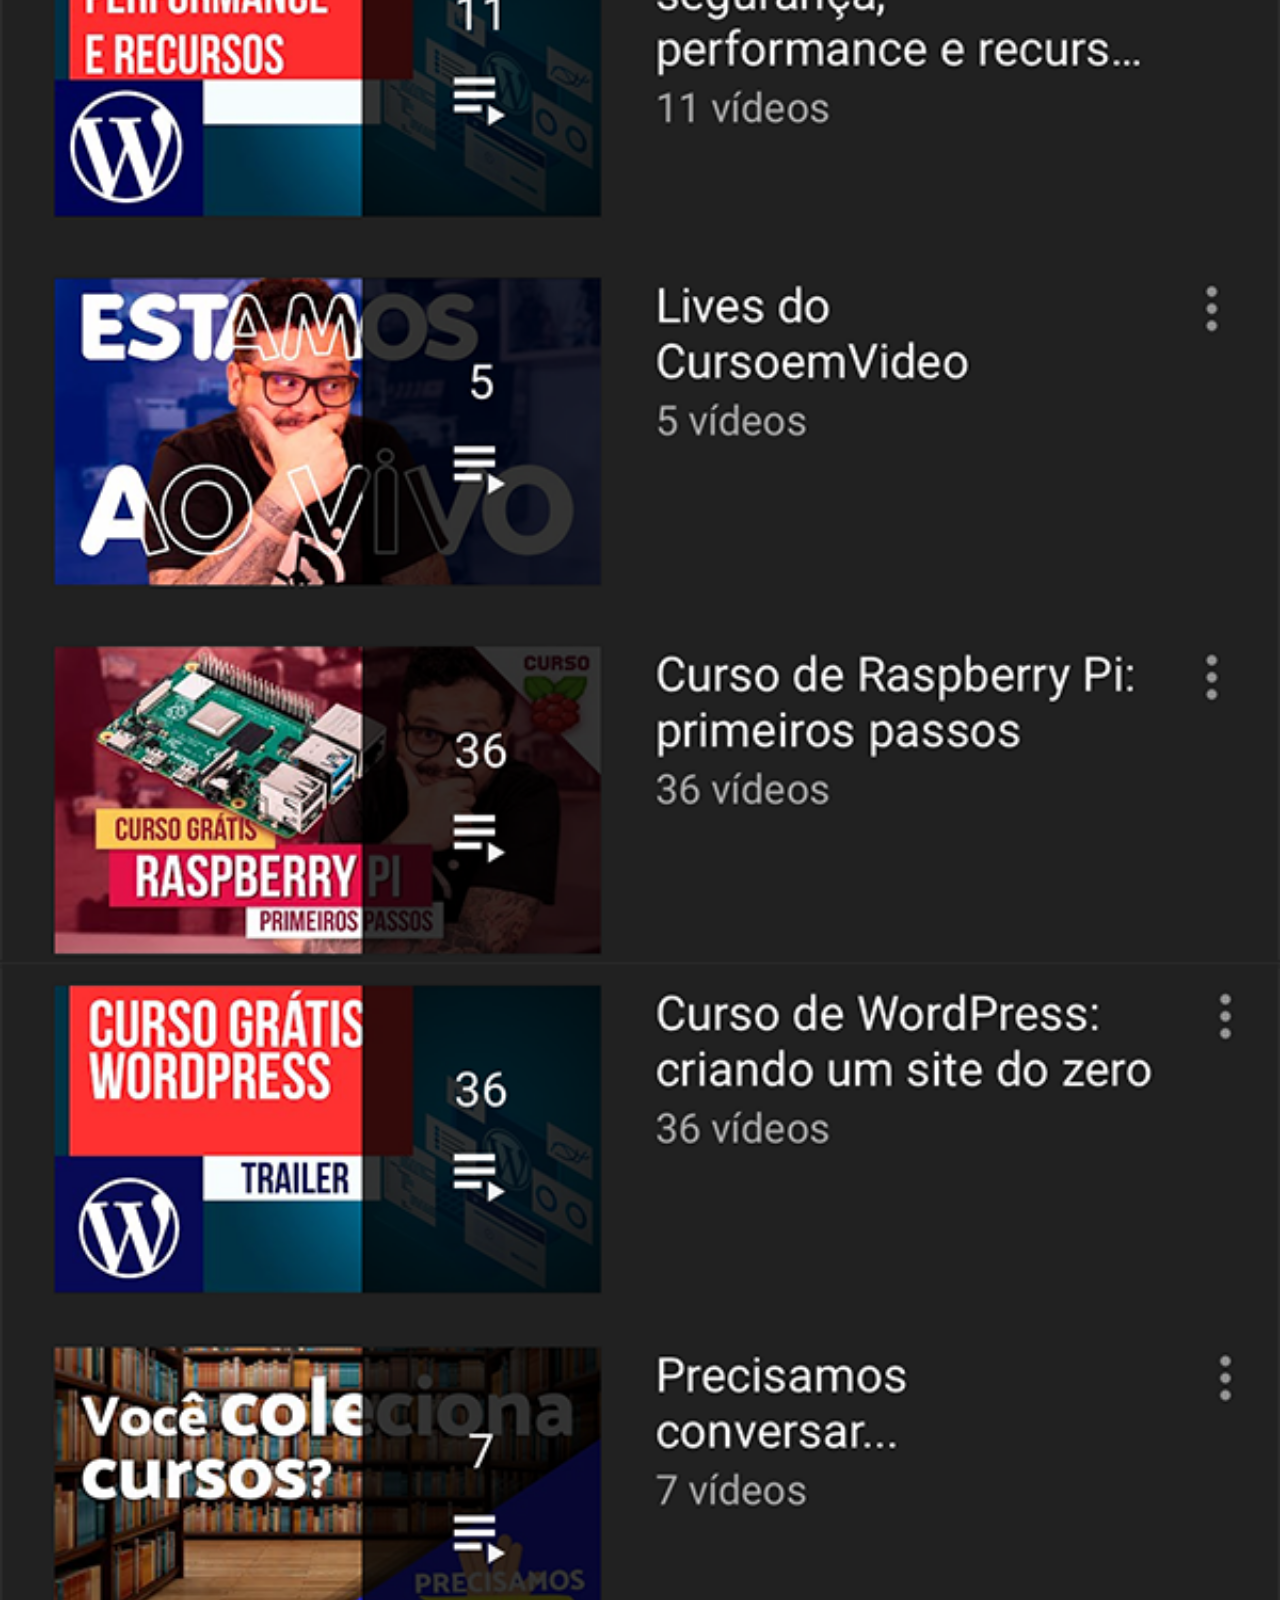
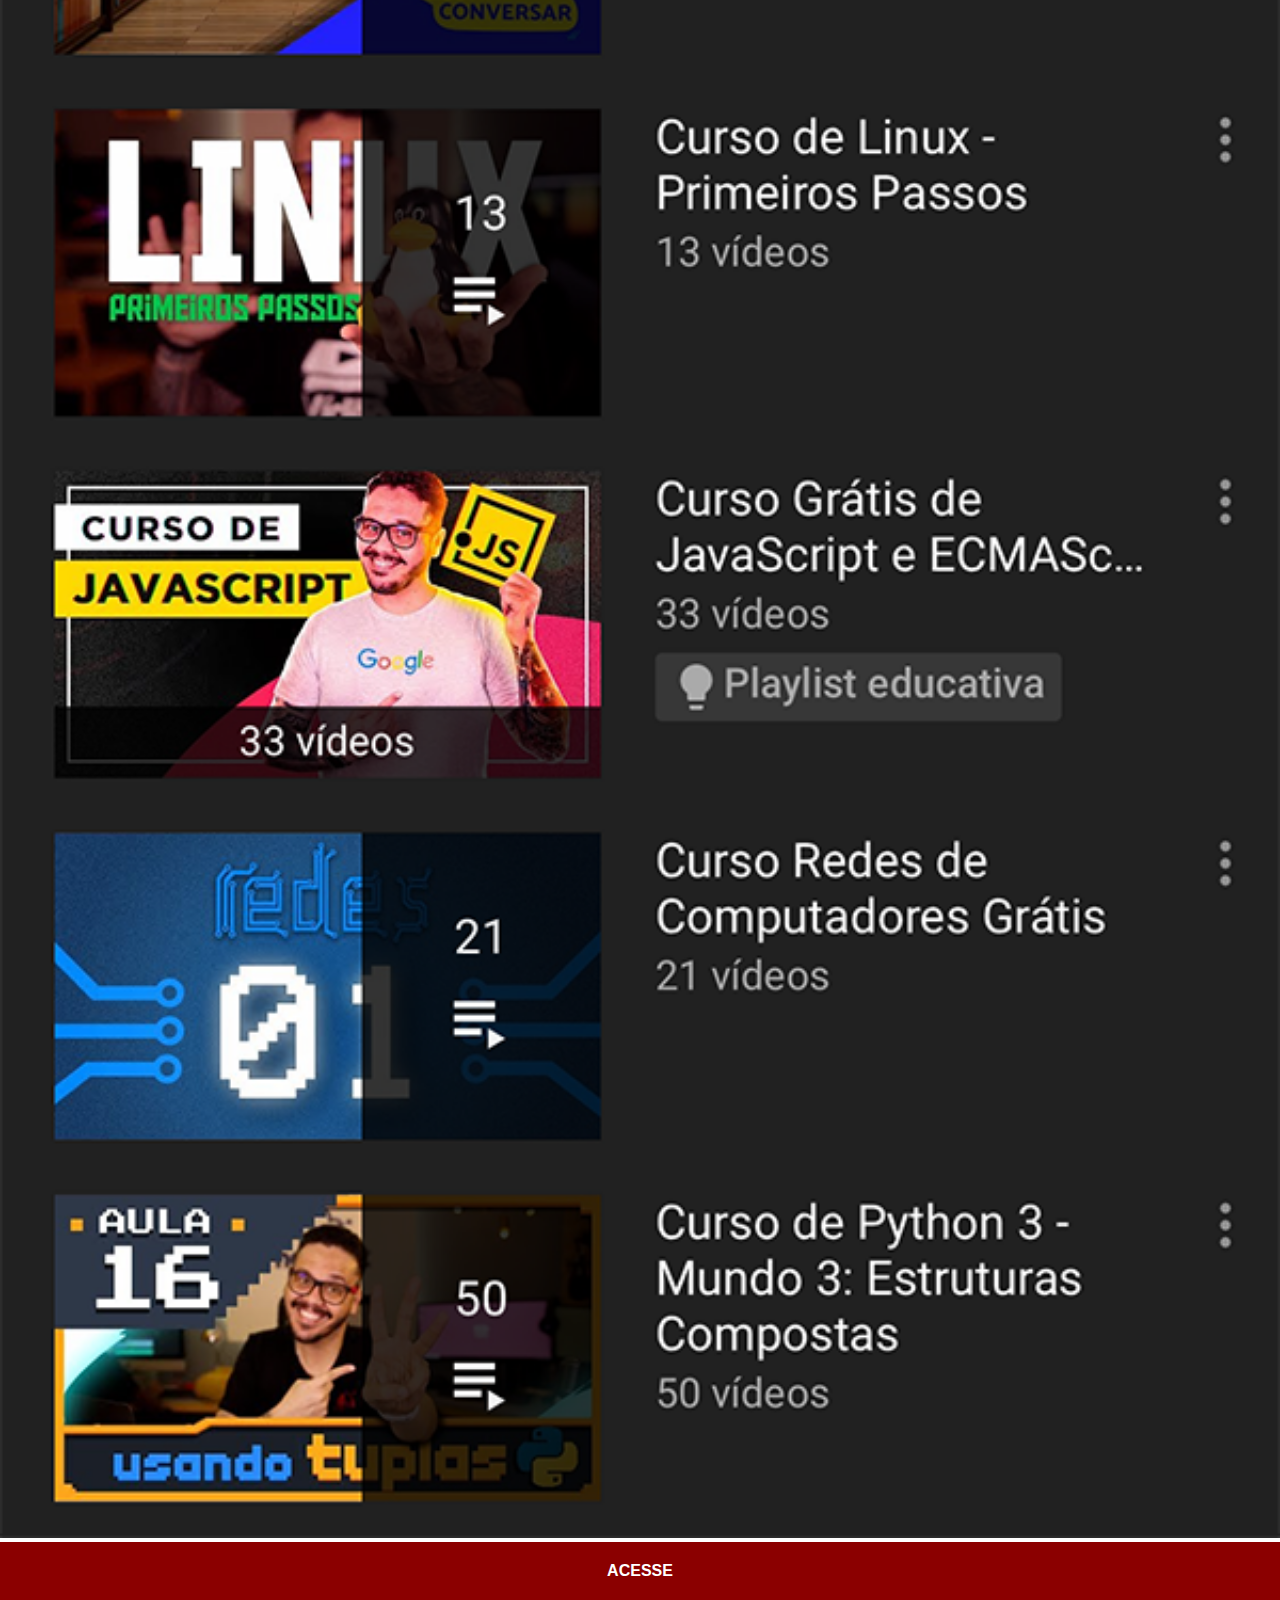
<file: youtube.html>
<!DOCTYPE html>
<html lang="pt-br">
<head>
    <meta charset="UTF-8">
    <meta name="viewport" content="width=device-width, initial-scale=1.0">
    <title>YouTube</title>
    <link rel="stylesheet" href="estilos/social.css">
</head>
<body>
    <img src="imagens/tela-youtube.png" alt="YouTube">
    <a href="https://www.youtube.com/c/CursoemV%C3%ADdeo/playlists" target="_blank">ACESSE</a>
</body>
</html>
</file>
<file: estilos/style.css>
@charset "UTF-8";

* {
    margin: 0px;
    padding: 0px;
    font-family: Arial, Helvetica, sans-serif;
}

html, body {
    height: 100vh;
    width: 100vw;
    background-color: black;
}

body {
    background: url('../imagens/fundo-madeira.jpg') no-repeat top center;
    background-size: cover;
    background-attachment: fixed;
}
main {
    position: relative;
    height: 100vh;
}

section#telefone {
    position: absolute;
    top: 50%;
    left: 50%;
    transform: translate(-50%, -50%);


    height: 627px;
    width: 311px;
    background: url('../imagens/frame-iphone.png');
}
iframe#tela {
    position: relative;
    top: 80px;
    left: 22px;
    width: 267px;
    height: 471px;
    border-radius: 2px;
}
section#redes-sociais {
    text-align: right;
}
section#redes-sociais img {
    width: 50px;
    margin: 10px;
    border-radius: 50%;
    box-shadow: 2px 2px 5px rgba(0, 0, 0, 0.397);
    box-sizing: border-box;
    
}
section#redes-sociais   img:hover {
    border: 2px solid white;
    transform: translate(-3px, -3px);
    box-shadow: 5px 5px 10px rgba(0, 0, 0, 0.397);
    transition: transform 0.2s, border 2s;

}
</file>
<file: estilos/social.css>
@charset "UTF-8";

* {
    margin: 0px;
    padding: 0px;
    font-family: Arial, Helvetica, sans-serif;
}

::-webkit-scrollbar {
    width: 0px;
    height: 0px;
}

img {
    width: 100vw;
}
a {
    display: block;
    background-color: darkred;
    padding: 20px;
    text-align: center;
    font-weight: bold;
    text-decoration: none;
    color: white;
}
a:hover {
    background-color: red;
}
</file>
